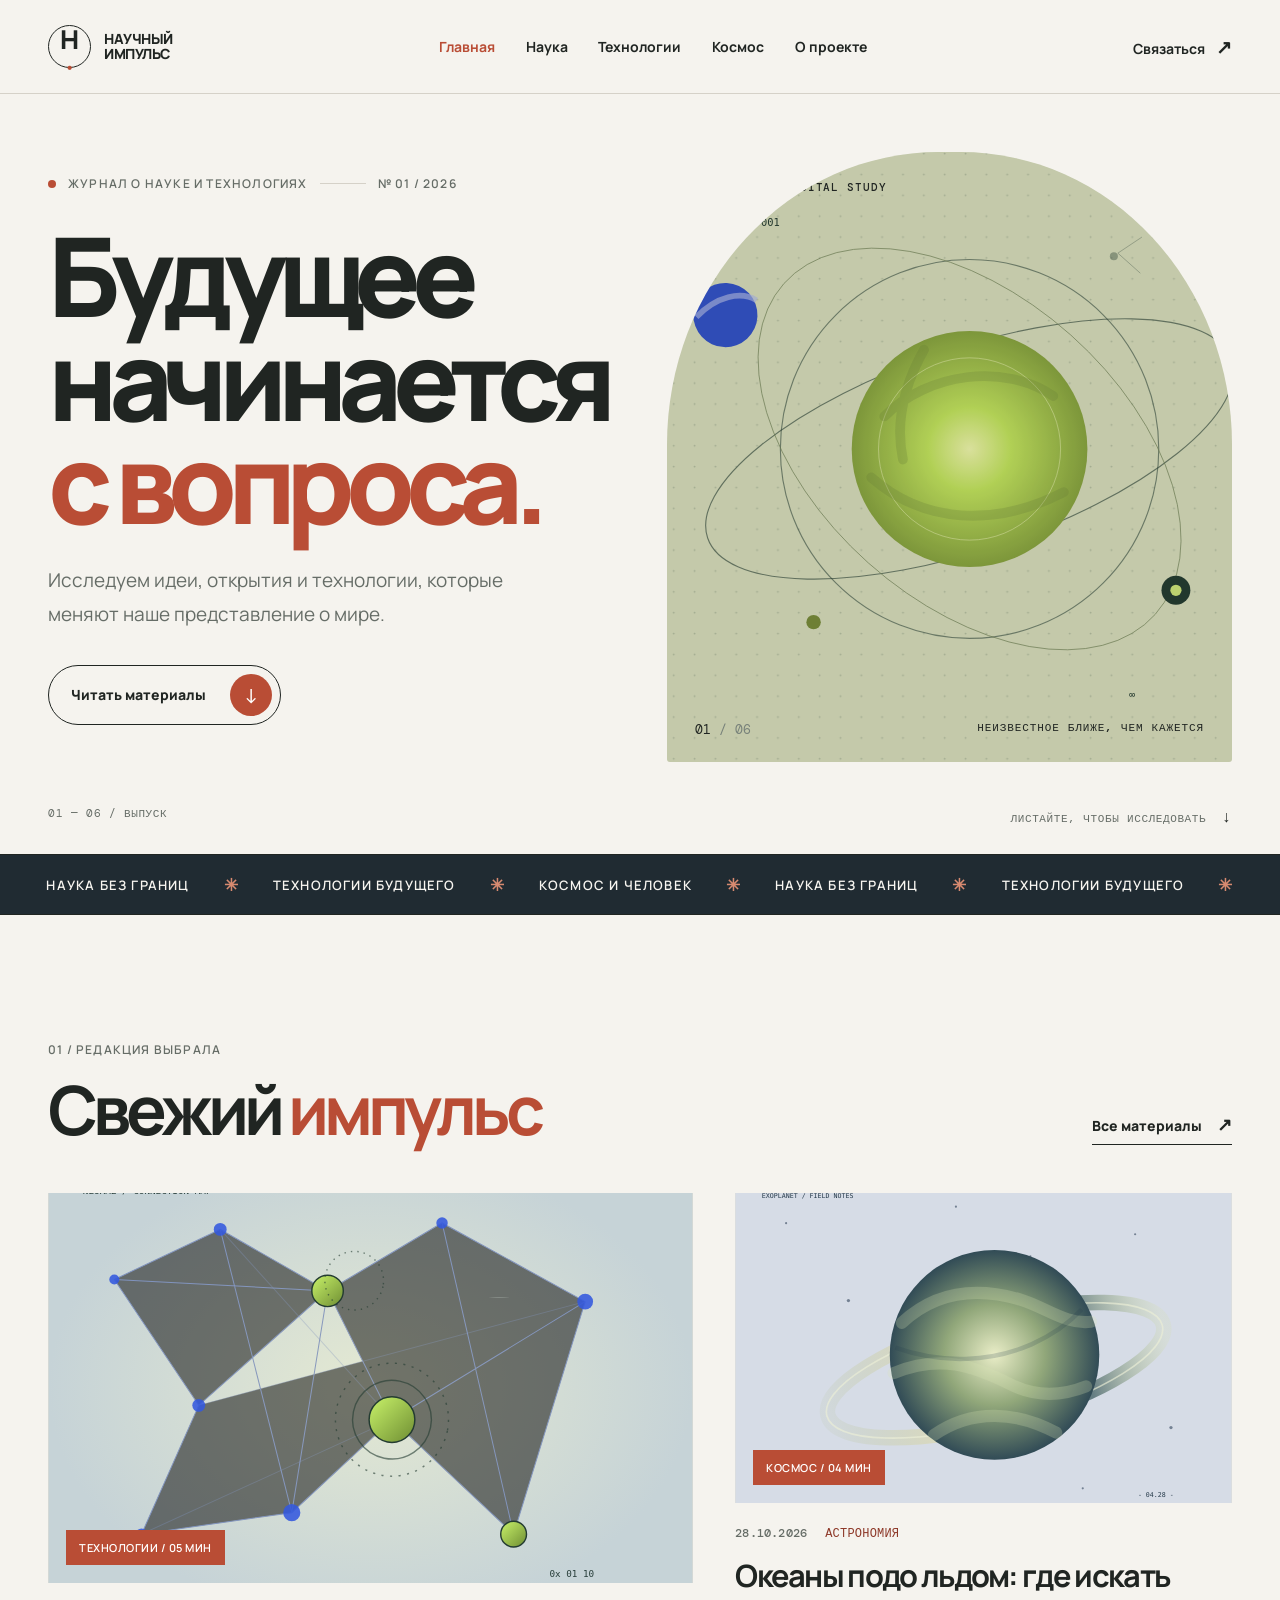
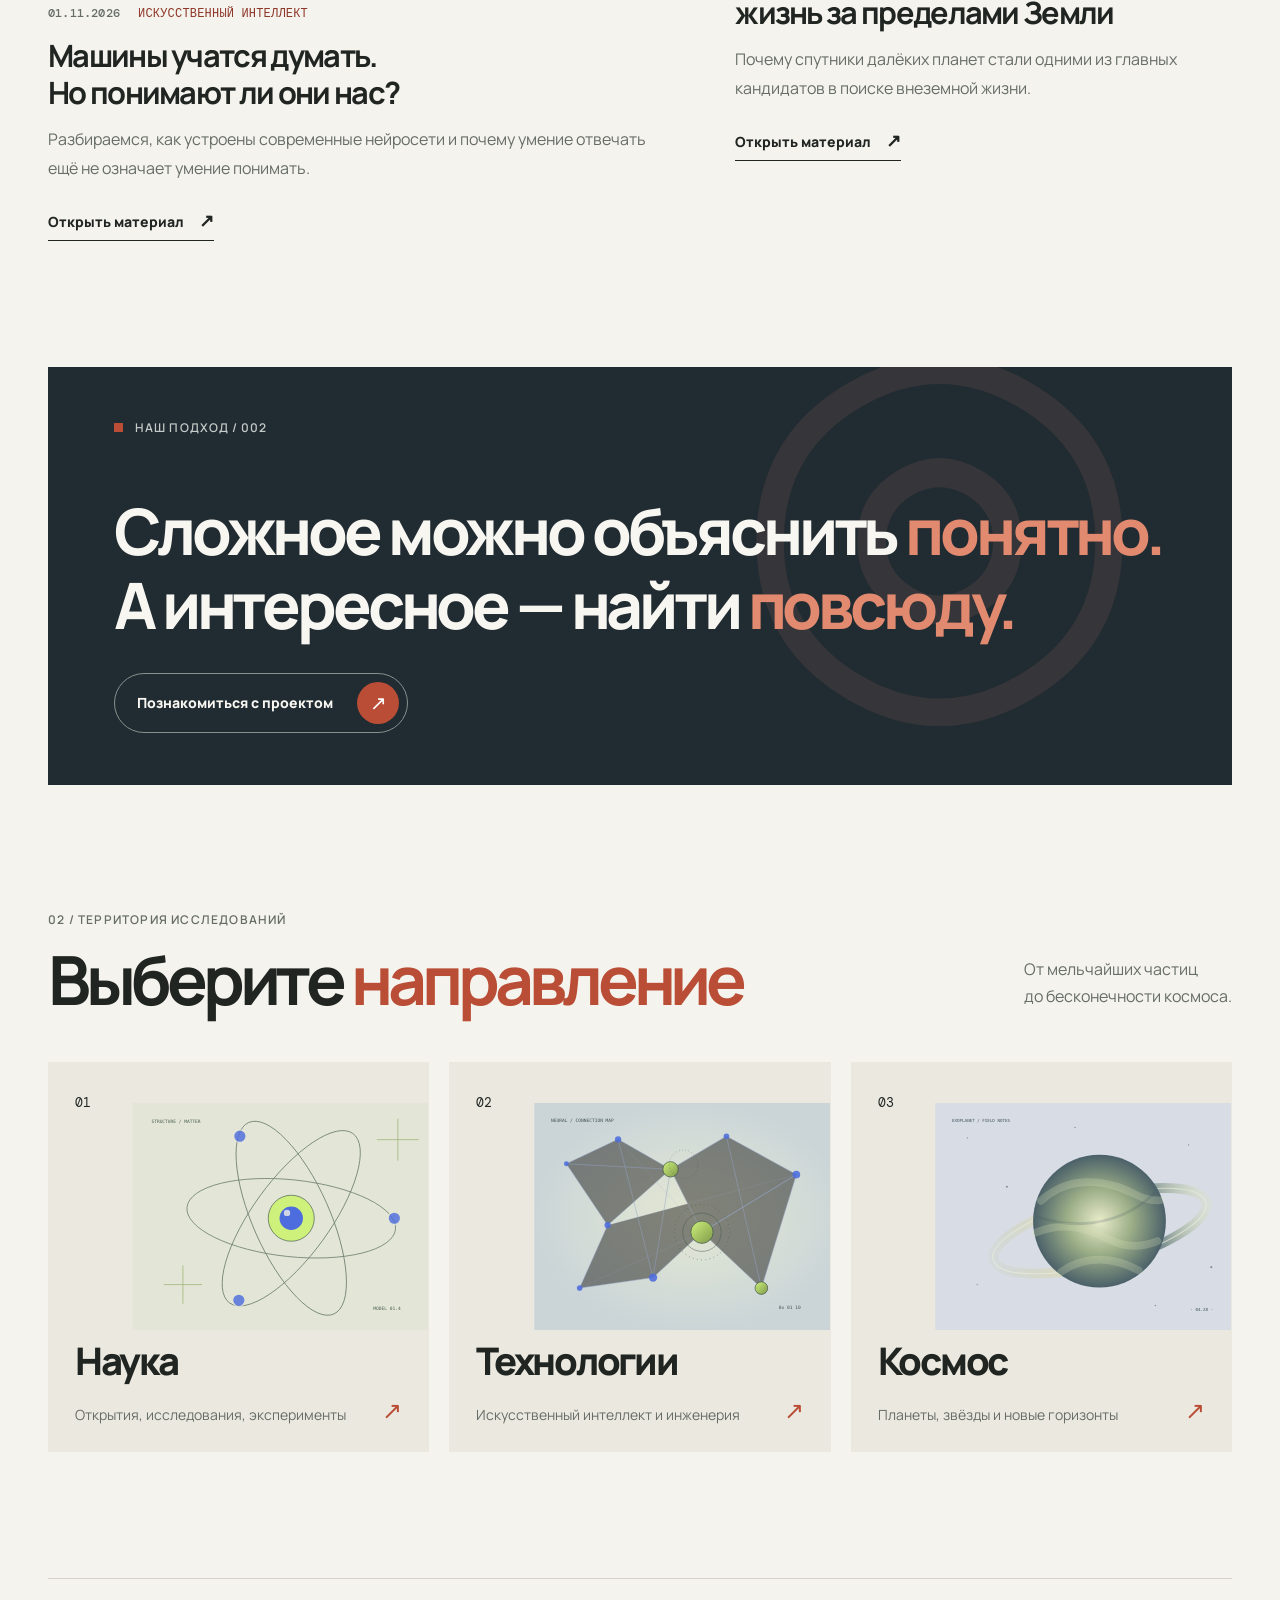
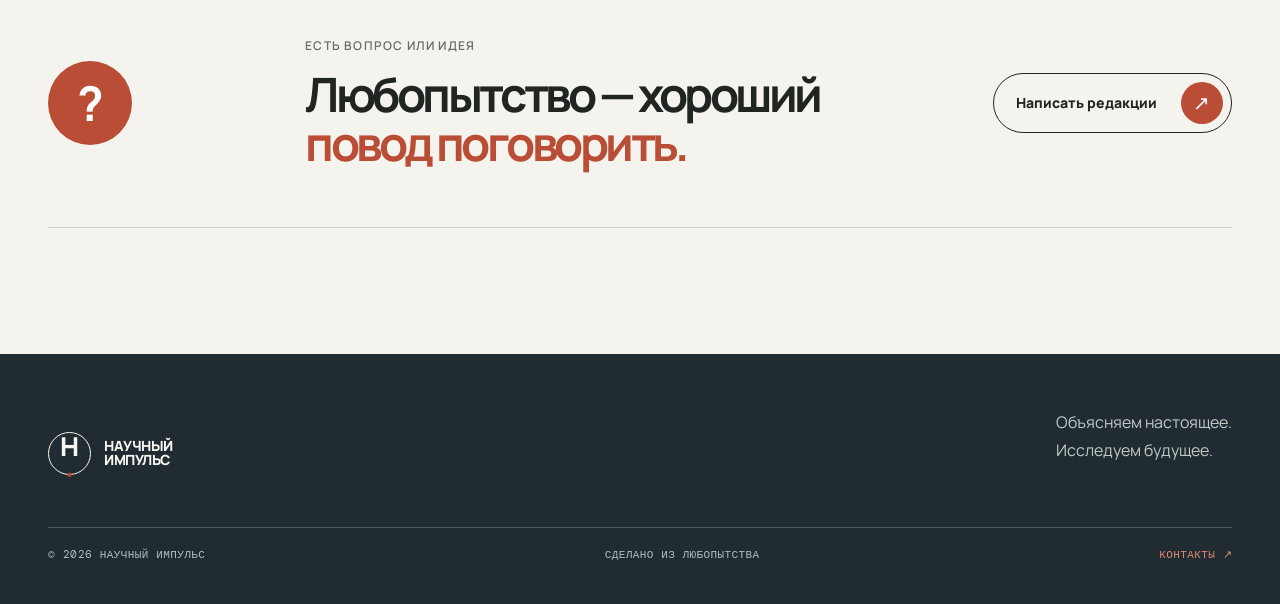
<file: index.html>
<!DOCTYPE html>
<html lang="ru">
<head>
  <meta charset="UTF-8">
  <meta name="viewport" content="width=device-width, initial-scale=1.0">
  <meta name="description" content="Научный импульс — журнал о науке, технологиях и будущем.">
  <title>Научный импульс — журнал о будущем</title>
  <link rel="preconnect" href="https://fonts.googleapis.com">
  <link rel="preconnect" href="https://fonts.gstatic.com" crossorigin>
  <link href="https://fonts.googleapis.com/css2?family=DM+Mono:wght@400;500&family=Manrope:wght@400;500;600;700;800&display=swap" rel="stylesheet">
  <link rel="stylesheet" href="css/style.css">
  <script src="js/script.js" defer></script>
</head>
<body>
  <header class="site-header">
    <a class="brand" href="index.html"><span class="brand-mark">н<span>·</span></span><span>научный<br>импульс</span></a>
    <button class="menu-toggle" aria-label="Открыть меню" aria-expanded="false"><span></span><span></span></button>
    <nav class="main-nav">
      <a class="active" href="index.html">Главная</a>
      <a href="science.html">Наука</a>
      <a href="technology.html">Технологии</a>
      <a href="space.html">Космос</a>
      <a href="about.html">О проекте</a>
    </nav>
    <a class="header-link" href="contacts.html">Связаться <span>↗</span></a>
  </header>

  <main>
    <section class="hero section-wrap">
      <div class="hero-copy">
        <p class="eyebrow"><span class="pulse-dot"></span> Журнал о науке и технологиях <span class="eyebrow-line"></span> № 01 / 2026</p>
        <h1>Будущее<br>начинается<br><em>с вопроса.</em></h1>
        <p class="hero-text">Исследуем идеи, открытия и технологии, которые меняют наше представление о мире.</p>
        <a class="round-link" href="#latest"><span>Читать материалы</span><b>↓</b></a>
      </div>
      <div class="hero-art">
        <img src="images/orbit-motion.svg" alt="Абстрактная иллюстрация планет и орбит">
        <div class="art-note note-top">FIG. 001 / ORBITAL STUDY</div>
        <div class="art-note note-bottom">НЕИЗВЕСТНОЕ БЛИЖЕ, ЧЕМ КАЖЕТСЯ</div>
        <div class="hero-index">01<span> / 06</span></div>
      </div>
      <div class="hero-bottom"><span>01 — 06 / ВЫПУСК</span><span>ЛИСТАЙТЕ, ЧТОБЫ ИССЛЕДОВАТЬ <b>↓</b></span></div>
    </section>

    <section class="ticker" aria-label="Темы журнала"><div class="ticker-track"><span>НАУКА БЕЗ ГРАНИЦ</span><i>✳</i><span>ТЕХНОЛОГИИ БУДУЩЕГО</span><i>✳</i><span>КОСМОС И ЧЕЛОВЕК</span><i>✳</i><span>НАУКА БЕЗ ГРАНИЦ</span><i>✳</i><span>ТЕХНОЛОГИИ БУДУЩЕГО</span><i>✳</i></div></section>

    <section class="latest section-wrap" id="latest">
      <div class="section-heading"><div><p class="eyebrow">01 / РЕДАКЦИЯ ВЫБРАЛА</p><h2>Свежий <em>импульс</em></h2></div><a class="text-link" href="science.html">Все материалы <span>↗</span></a></div>
      <div class="feature-grid">
        <article class="feature-card feature-main">
          <a href="technology.html" class="image-link"><img src="images/neural.svg" alt="Иллюстрация нейронной сети"><span class="image-tag">ТЕХНОЛОГИИ / 05 МИН</span></a>
          <div class="card-meta"><span>01.11.2026</span><span>ИСКУССТВЕННЫЙ ИНТЕЛЛЕКТ</span></div>
          <h3><a href="technology.html">Машины учатся думать. Но понимают ли они нас?</a></h3>
          <p>Разбираемся, как устроены современные нейросети и почему умение отвечать ещё не означает умение понимать.</p>
          <a class="arrow-link" href="technology.html">Открыть материал <span>↗</span></a>
        </article>
        <article class="feature-card feature-side">
          <a href="space.html" class="image-link"><img src="images/planet.svg" alt="Иллюстрация далёкой планеты"><span class="image-tag">КОСМОС / 04 МИН</span></a>
          <div class="card-meta"><span>28.10.2026</span><span>АСТРОНОМИЯ</span></div>
          <h3><a href="space.html">Океаны подо льдом: где искать жизнь за пределами Земли</a></h3>
          <p>Почему спутники далёких планет стали одними из главных кандидатов в поиске внеземной жизни.</p>
          <a class="arrow-link" href="space.html">Открыть материал <span>↗</span></a>
        </article>
      </div>
    </section>

    <section class="manifesto section-wrap">
      <div class="manifesto-label"><span class="green-square"></span> НАШ ПОДХОД / 002</div>
      <p>Сложное можно объяснить <em>понятно.</em><br>А интересное — найти <em>повсюду.</em></p>
      <a class="round-link dark-round" href="about.html"><span>Познакомиться с проектом</span><b>↗</b></a>
      <div class="manifesto-orbit">◎</div>
    </section>

    <section class="topics section-wrap">
      <div class="section-heading"><div><p class="eyebrow">02 / ТЕРРИТОРИЯ ИССЛЕДОВАНИЙ</p><h2>Выберите <em>направление</em></h2></div><p class="heading-note">От мельчайших частиц<br>до бесконечности космоса.</p></div>
      <div class="topic-grid">
        <a class="topic-card topic-science" href="science.html"><span class="topic-number">01</span><img src="images/atom.svg" alt="Схема атома"><span class="topic-title">Наука</span><span class="topic-description">Открытия, исследования, эксперименты</span><span class="topic-arrow">↗</span></a>
        <a class="topic-card topic-tech" href="technology.html"><span class="topic-number">02</span><img src="images/neural.svg" alt="Схема цифровой сети"><span class="topic-title">Технологии</span><span class="topic-description">Искусственный интеллект и инженерия</span><span class="topic-arrow">↗</span></a>
        <a class="topic-card topic-space" href="space.html"><span class="topic-number">03</span><img src="images/planet.svg" alt="Планета в космосе"><span class="topic-title">Космос</span><span class="topic-description">Планеты, звёзды и новые горизонты</span><span class="topic-arrow">↗</span></a>
      </div>
    </section>

    <section class="question-band section-wrap"><div class="question-mark">?</div><div><p class="eyebrow">ЕСТЬ ВОПРОС ИЛИ ИДЕЯ</p><h2>Любопытство — хороший<br><em>повод поговорить.</em></h2></div><a class="round-link" href="contacts.html"><span>Написать редакции</span><b>↗</b></a></section>
  </main>

  <footer class="site-footer"><a class="brand footer-brand" href="index.html"><span class="brand-mark">н<span>·</span></span><span>научный<br>импульс</span></a><p>Объясняем настоящее.<br>Исследуем будущее.</p><div class="footer-bottom"><span>© 2026 НАУЧНЫЙ ИМПУЛЬС</span><span>СДЕЛАНО ИЗ ЛЮБОПЫТСТВА</span><a href="contacts.html">КОНТАКТЫ ↗</a></div></footer>
</body>
</html>
</file>
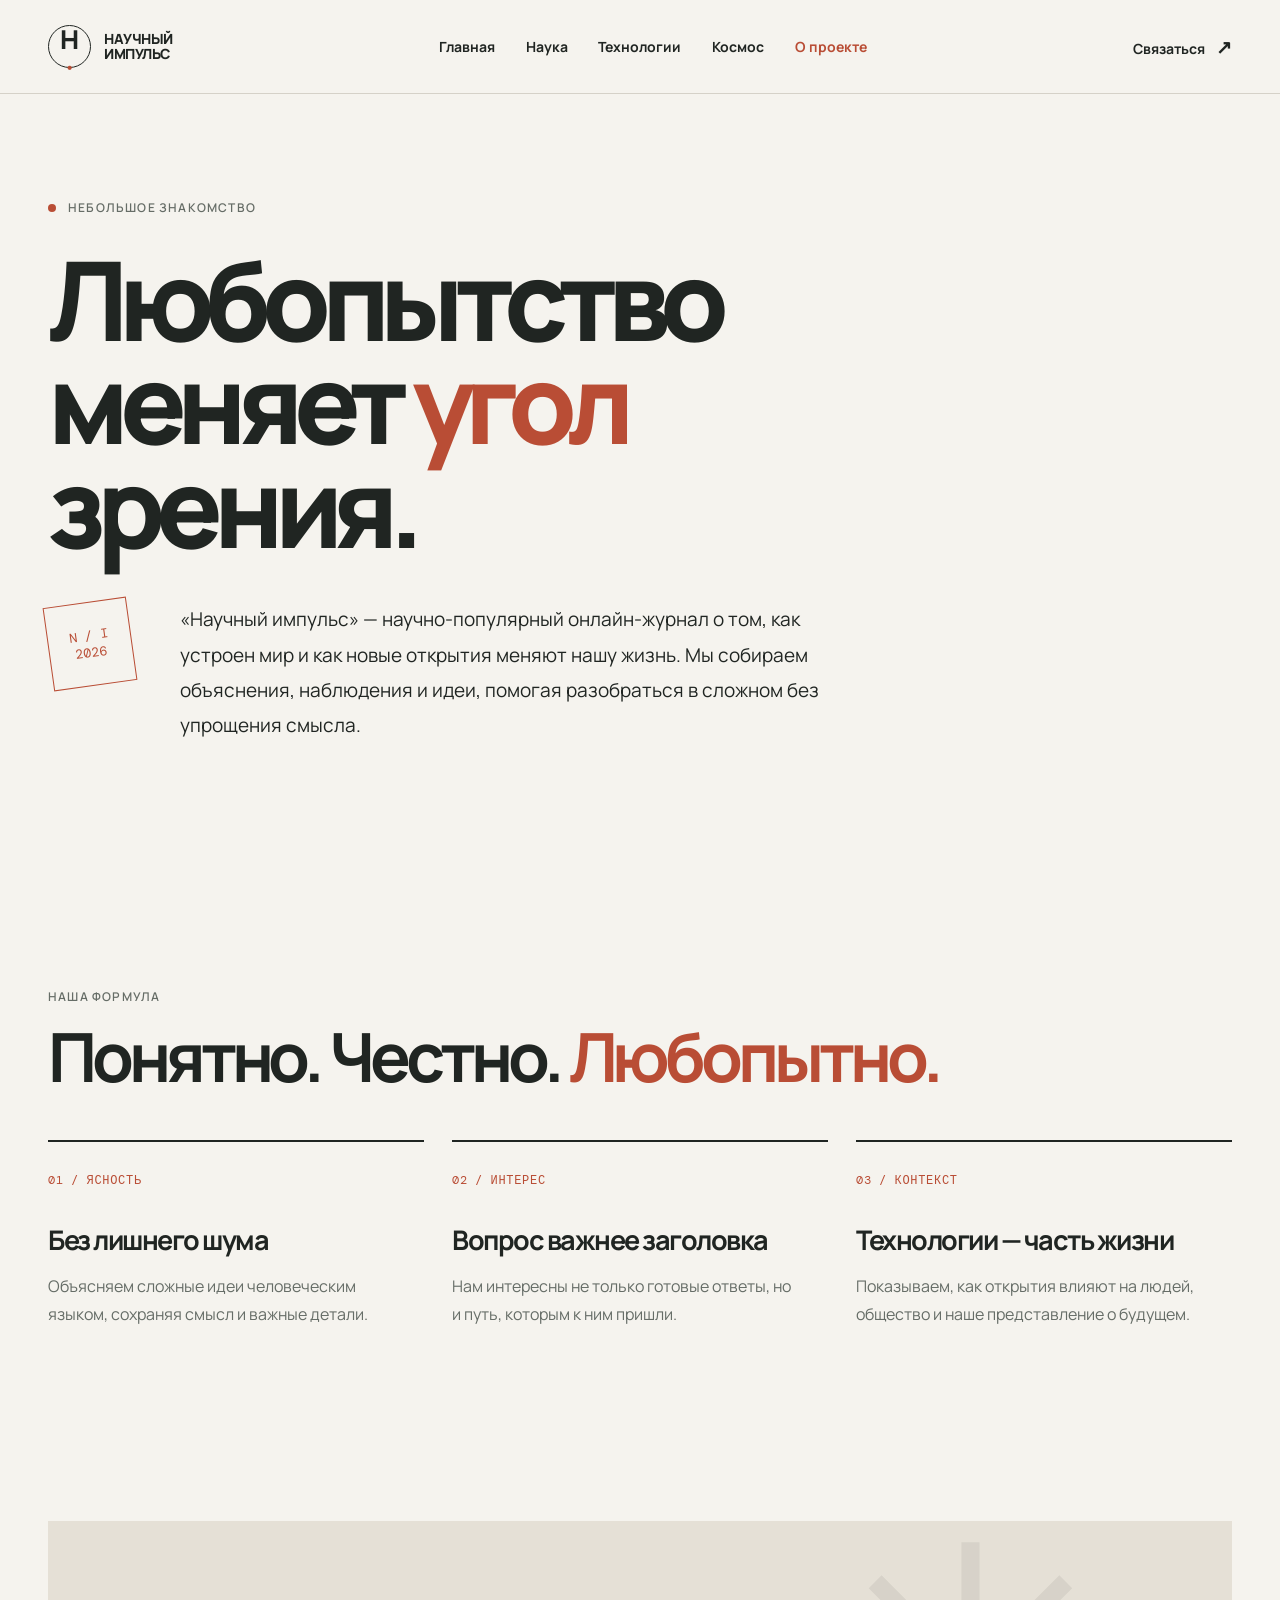
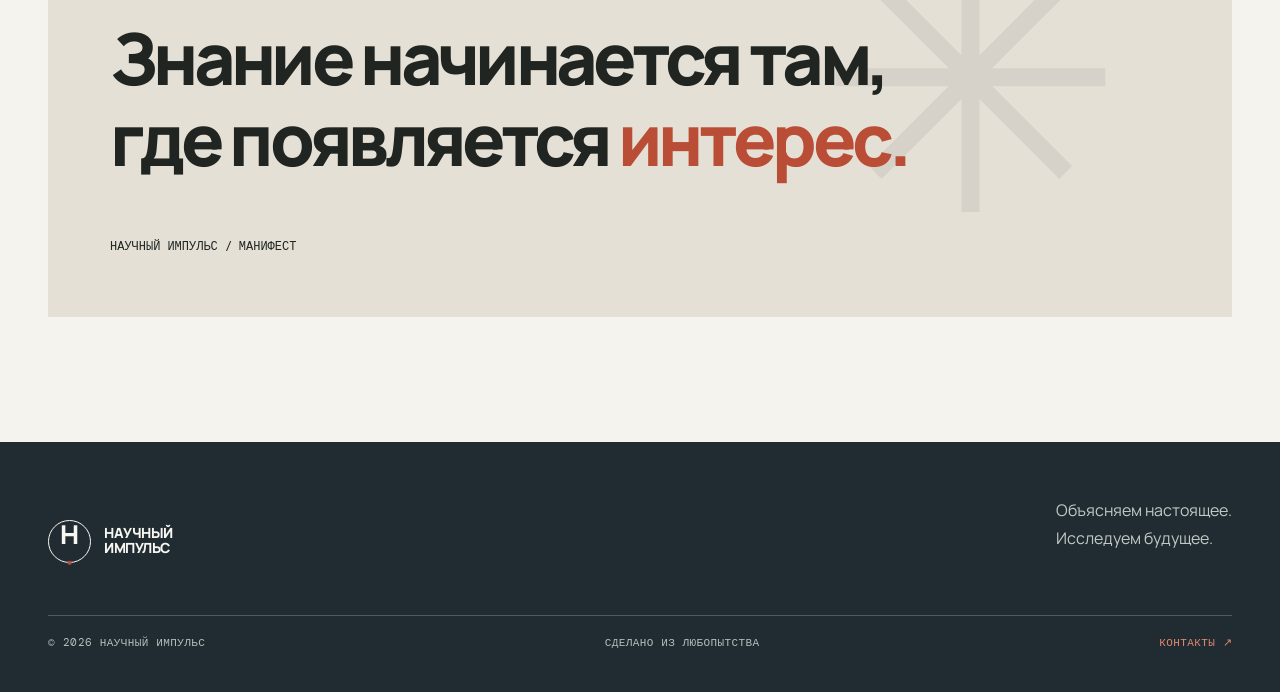
<file: about.html>
<!DOCTYPE html>
<html lang="ru">
<head>
  <meta charset="UTF-8">
  <meta name="viewport" content="width=device-width, initial-scale=1.0">
  <meta name="description" content="О научно-популярном проекте Научный импульс.">
  <title>О проекте — Научный импульс</title>
  <link rel="preconnect" href="https://fonts.googleapis.com">
  <link href="https://fonts.googleapis.com/css2?family=DM+Mono:wght@400;500&family=Manrope:wght@400;500;600;700;800&display=swap" rel="stylesheet">
  <link rel="stylesheet" href="css/style.css">
  <script src="js/script.js" defer></script>
</head>
<body>
  <header class="site-header"><a class="brand" href="index.html"><span class="brand-mark">н<span>·</span></span><span>научный<br>импульс</span></a><button class="menu-toggle" aria-label="Открыть меню" aria-expanded="false"><span></span><span></span></button><nav class="main-nav"><a href="index.html">Главная</a><a href="science.html">Наука</a><a href="technology.html">Технологии</a><a href="space.html">Космос</a><a class="active" href="about.html">О проекте</a></nav><a class="header-link" href="contacts.html">Связаться <span>↗</span></a></header>
  <main>
    <section class="about-hero section-wrap"><p class="eyebrow"><span class="pulse-dot"></span> НЕБОЛЬШОЕ ЗНАКОМСТВО</p><h1>Любопытство<br>меняет <em>угол</em><br>зрения.</h1><div class="about-intro"><span class="about-stamp">N / I<br>2026</span><p>«Научный импульс» — научно-популярный онлайн-журнал о том, как устроен мир и как новые открытия меняют нашу жизнь. Мы собираем объяснения, наблюдения и идеи, помогая разобраться в сложном без упрощения смысла.</p></div></section>
    <section class="about-values section-wrap"><div class="section-heading"><div><p class="eyebrow">НАША ФОРМУЛА</p><h2>Понятно. Честно. <em>Любопытно.</em></h2></div></div><div class="value-grid"><article class="value-card"><span>01 / ЯСНОСТЬ</span><h3>Без лишнего шума</h3><p>Объясняем сложные идеи человеческим языком, сохраняя смысл и важные детали.</p></article><article class="value-card"><span>02 / ИНТЕРЕС</span><h3>Вопрос важнее заголовка</h3><p>Нам интересны не только готовые ответы, но и путь, которым к ним пришли.</p></article><article class="value-card"><span>03 / КОНТЕКСТ</span><h3>Технологии — часть жизни</h3><p>Показываем, как открытия влияют на людей, общество и наше представление о будущем.</p></article></div></section>
    <section class="about-statement section-wrap"><div class="statement-shape">✳</div><p>Знание начинается там,<br>где появляется <em>интерес.</em></p><span>НАУЧНЫЙ ИМПУЛЬС / МАНИФЕСТ</span></section>
  </main>
  <footer class="site-footer"><a class="brand footer-brand" href="index.html"><span class="brand-mark">н<span>·</span></span><span>научный<br>импульс</span></a><p>Объясняем настоящее.<br>Исследуем будущее.</p><div class="footer-bottom"><span>© 2026 НАУЧНЫЙ ИМПУЛЬС</span><span>СДЕЛАНО ИЗ ЛЮБОПЫТСТВА</span><a href="contacts.html">КОНТАКТЫ ↗</a></div></footer>
</body>
</html>
</file>
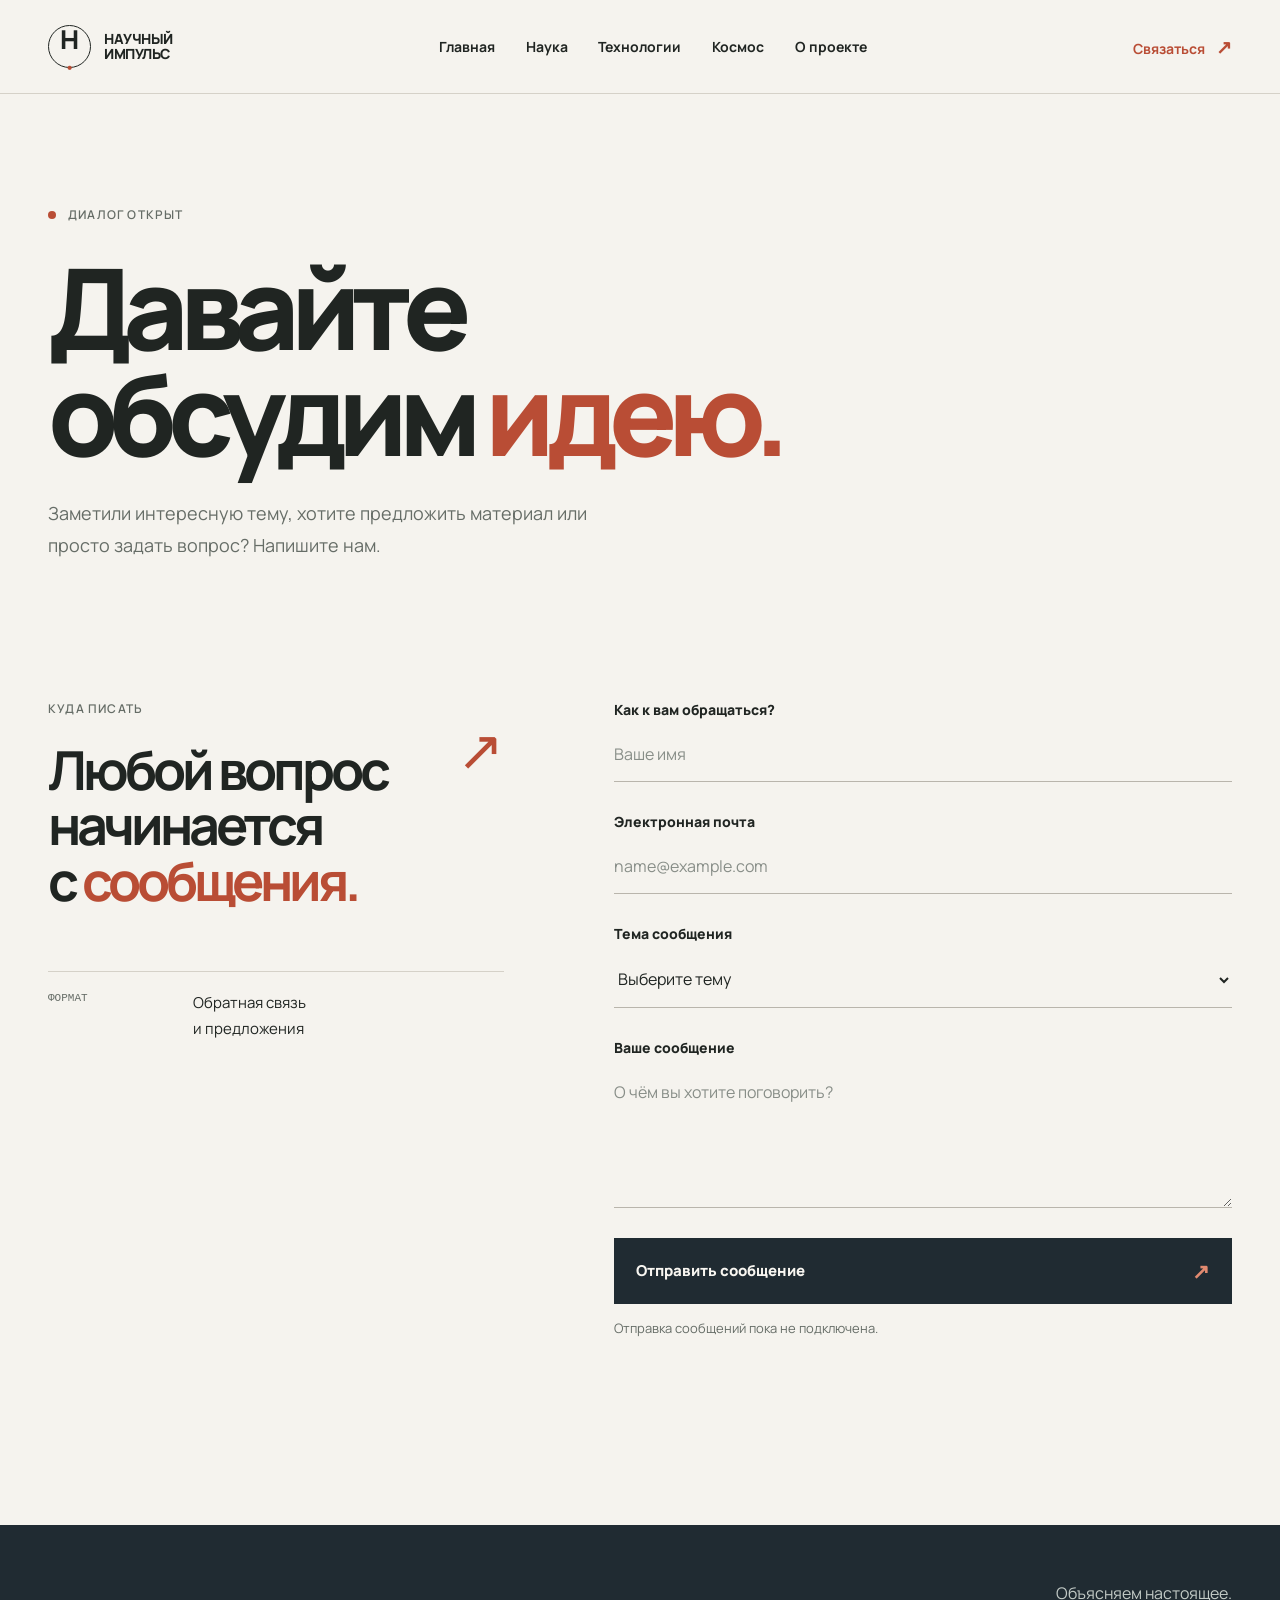
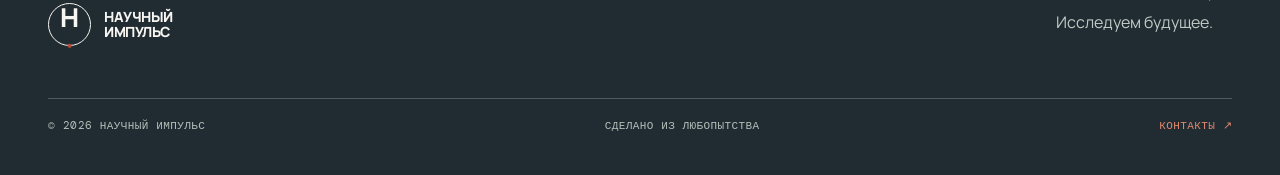
<file: contacts.html>
<!DOCTYPE html>
<html lang="ru">
<head>
  <meta charset="UTF-8">
  <meta name="viewport" content="width=device-width, initial-scale=1.0">
  <meta name="description" content="Связаться с редакцией Научного импульса.">
  <title>Контакты — Научный импульс</title>
  <link rel="preconnect" href="https://fonts.googleapis.com">
  <link href="https://fonts.googleapis.com/css2?family=DM+Mono:wght@400;500&family=Manrope:wght@400;500;600;700;800&display=swap" rel="stylesheet">
  <link rel="stylesheet" href="css/style.css">
  <script src="js/script.js" defer></script>
</head>
<body>
  <header class="site-header"><a class="brand" href="index.html"><span class="brand-mark">н<span>·</span></span><span>научный<br>импульс</span></a><button class="menu-toggle" aria-label="Открыть меню" aria-expanded="false"><span></span><span></span></button><nav class="main-nav"><a href="index.html">Главная</a><a href="science.html">Наука</a><a href="technology.html">Технологии</a><a href="space.html">Космос</a><a href="about.html">О проекте</a></nav><a class="header-link active" href="contacts.html">Связаться <span>↗</span></a></header>
  <main>
    <section class="contact-hero section-wrap"><p class="eyebrow"><span class="pulse-dot"></span> ДИАЛОГ ОТКРЫТ</p><h1>Давайте<br>обсудим <em>идею.</em></h1><p class="inner-intro">Заметили интересную тему, хотите предложить материал или просто задать вопрос? Напишите нам.</p></section>
    <section class="contact-layout section-wrap"><div class="contact-aside"><p class="eyebrow">КУДА ПИСАТЬ</p><h2>Любой вопрос<br>начинается<br>с <em>сообщения.</em></h2><div class="contact-detail"><span>ФОРМАТ</span><p>Обратная связь<br>и предложения</p></div><div class="contact-glyph">↗</div></div>
      <form class="contact-form" id="contactForm">
        <label for="name">Как к вам обращаться?</label><input type="text" id="name" name="name" placeholder="Ваше имя" required>
        <label for="email">Электронная почта</label><input type="email" id="email" name="email" placeholder="name@example.com" required>
        <label for="subject">Тема сообщения</label><select id="subject" name="subject" required><option value="" disabled selected>Выберите тему</option><option>Предложить материал</option><option>Задать вопрос</option><option>Сообщить об ошибке</option><option>Другое</option></select>
        <label for="message">Ваше сообщение</label><textarea id="message" name="message" rows="5" placeholder="О чём вы хотите поговорить?" required></textarea>
        <button class="submit-button" type="submit">Отправить сообщение <span>↗</span></button>
        <p class="form-note">Отправка сообщений пока не подключена.</p>
        <p class="form-message" id="formMessage" aria-live="polite"></p>
      </form></section>
  </main>
  <footer class="site-footer"><a class="brand footer-brand" href="index.html"><span class="brand-mark">н<span>·</span></span><span>научный<br>импульс</span></a><p>Объясняем настоящее.<br>Исследуем будущее.</p><div class="footer-bottom"><span>© 2026 НАУЧНЫЙ ИМПУЛЬС</span><span>СДЕЛАНО ИЗ ЛЮБОПЫТСТВА</span><a href="contacts.html">КОНТАКТЫ ↗</a></div></footer>
</body>
</html>
</file>
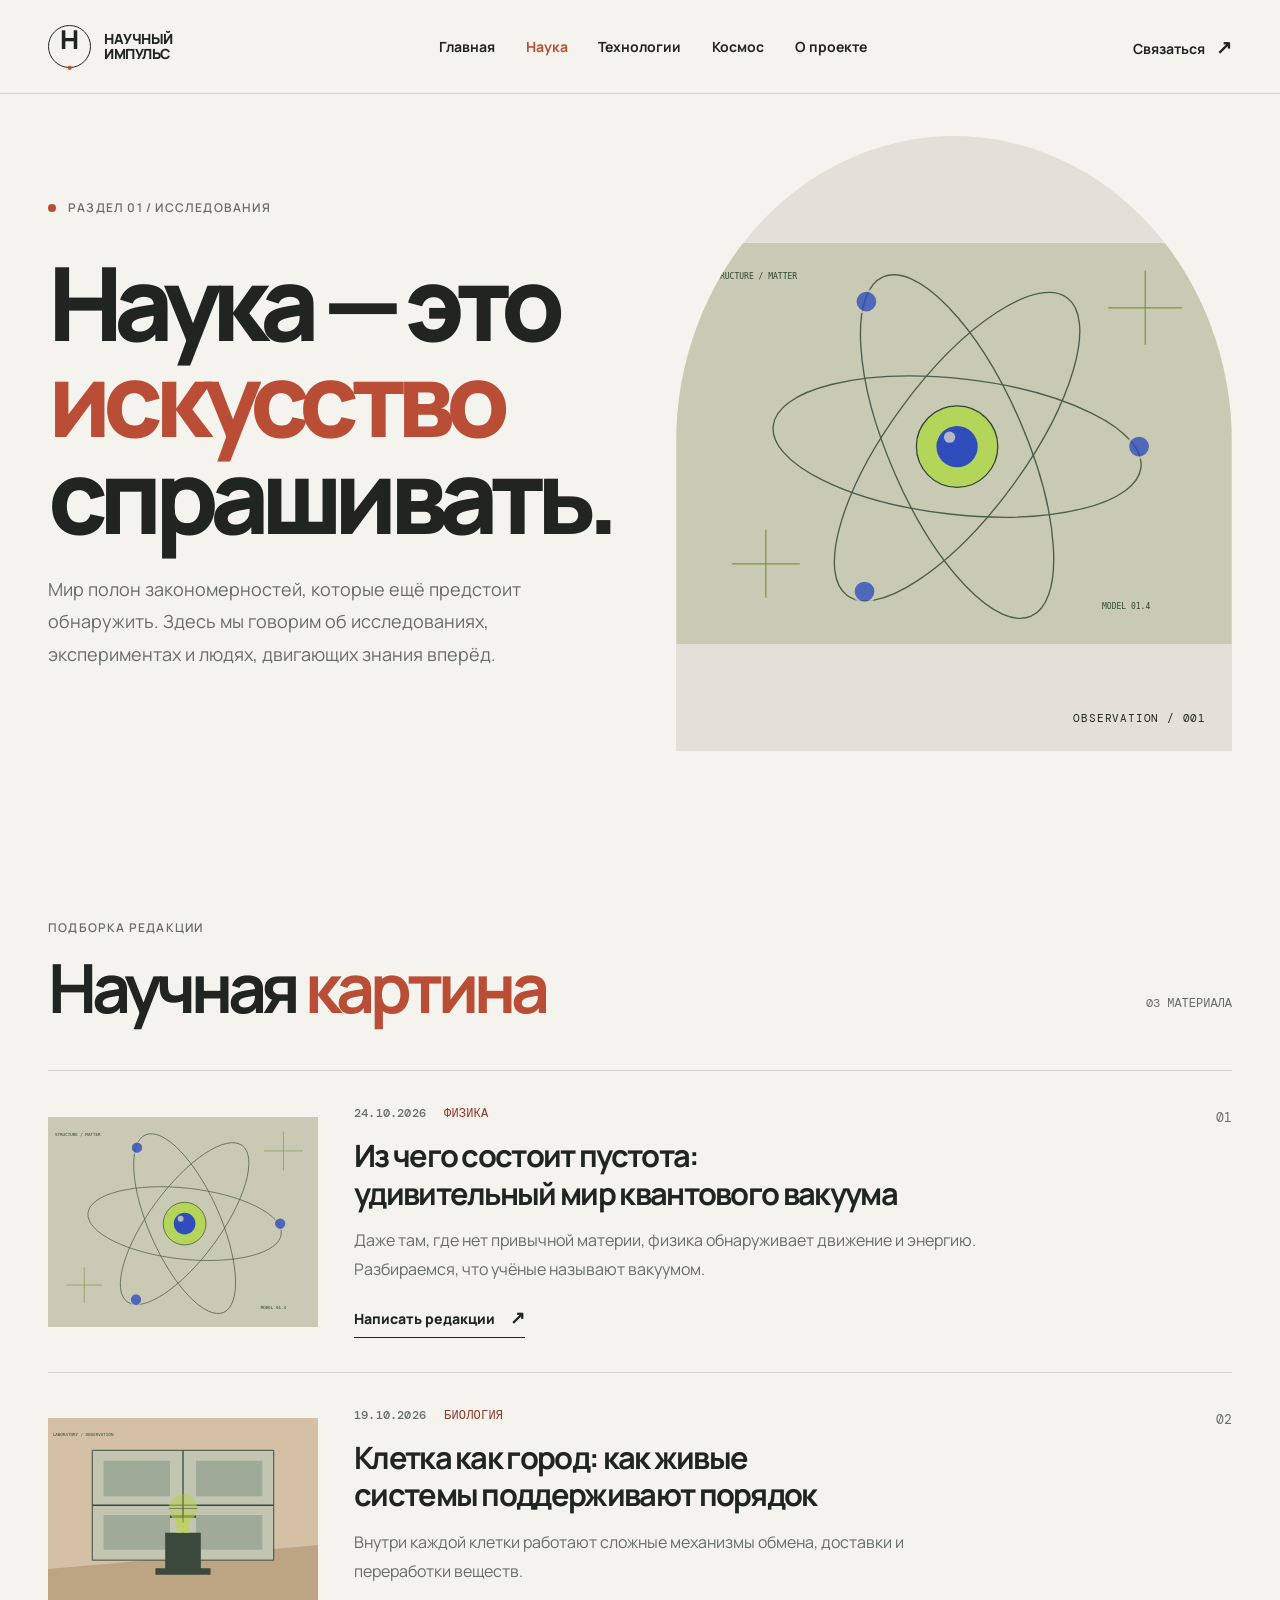
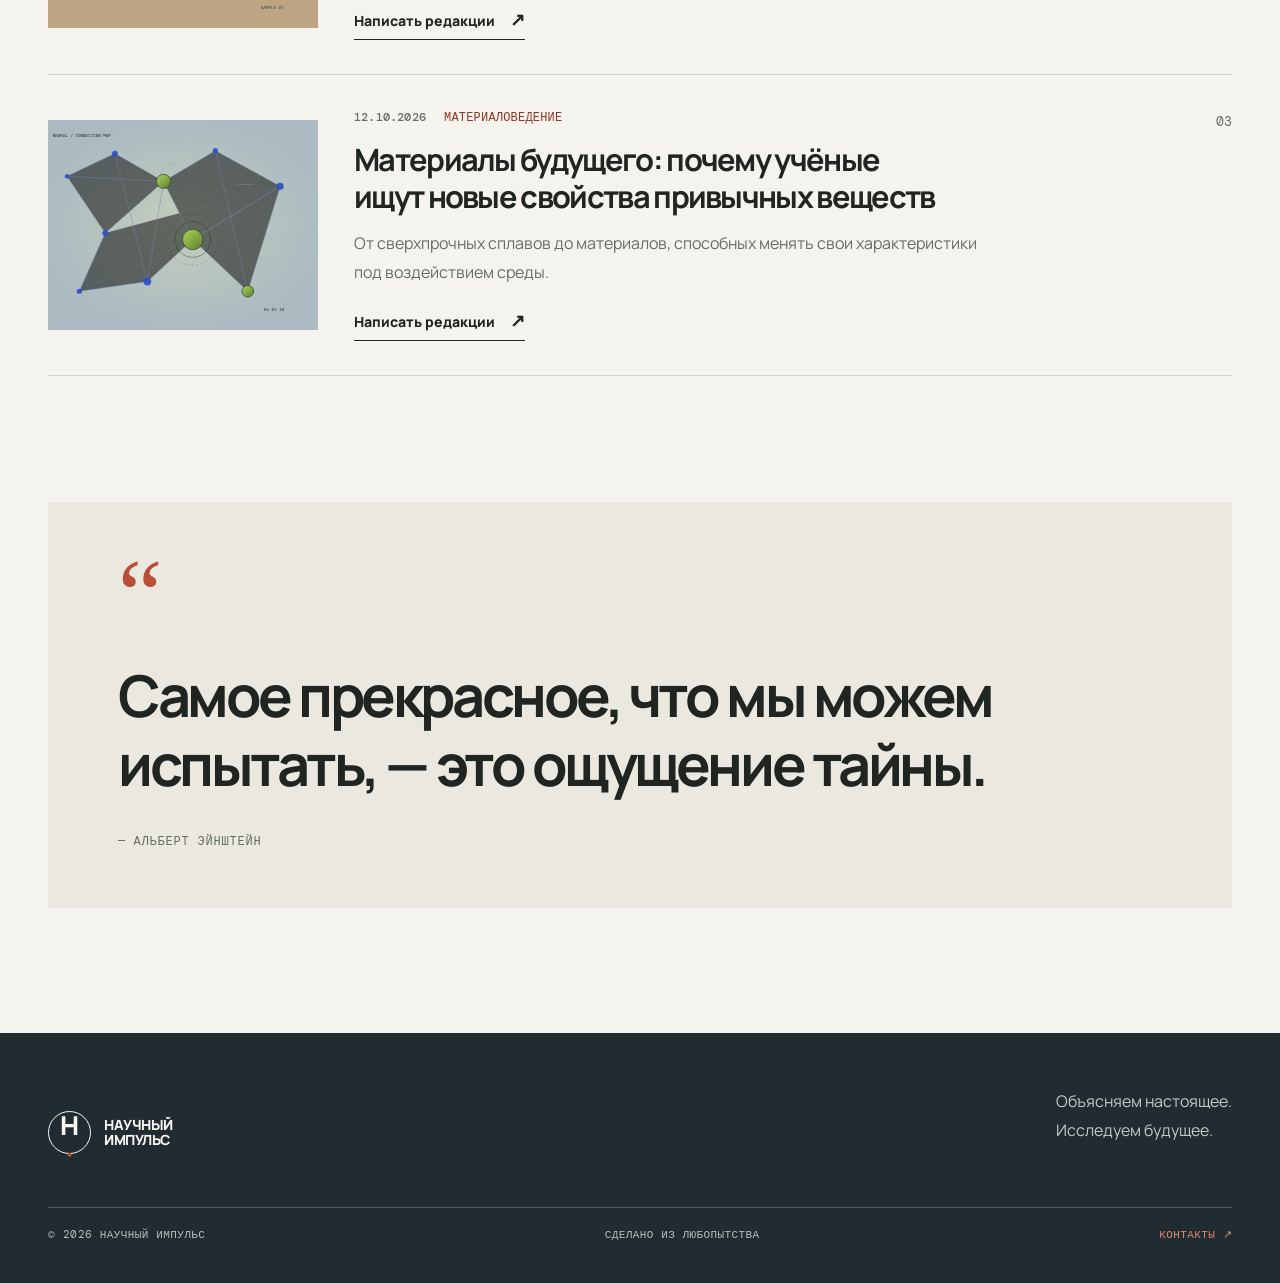
<file: science.html>
<!DOCTYPE html>
<html lang="ru">
<head>
  <meta charset="UTF-8">
  <meta name="viewport" content="width=device-width, initial-scale=1.0">
  <meta name="description" content="Научные открытия, исследования и эксперименты.">
  <title>Наука — Научный импульс</title>
  <link rel="preconnect" href="https://fonts.googleapis.com">
  <link href="https://fonts.googleapis.com/css2?family=DM+Mono:wght@400;500&family=Manrope:wght@400;500;600;700;800&display=swap" rel="stylesheet">
  <link rel="stylesheet" href="css/style.css">
  <script src="js/script.js" defer></script>
</head>
<body>
  <header class="site-header"><a class="brand" href="index.html"><span class="brand-mark">н<span>·</span></span><span>научный<br>импульс</span></a><button class="menu-toggle" aria-label="Открыть меню" aria-expanded="false"><span></span><span></span></button><nav class="main-nav"><a href="index.html">Главная</a><a class="active" href="science.html">Наука</a><a href="technology.html">Технологии</a><a href="space.html">Космос</a><a href="about.html">О проекте</a></nav><a class="header-link" href="contacts.html">Связаться <span>↗</span></a></header>
  <main>
    <section class="inner-hero section-wrap"><p class="eyebrow"><span class="pulse-dot"></span> РАЗДЕЛ 01 / ИССЛЕДОВАНИЯ</p><h1>Наука — это<br><em>искусство</em><br>спрашивать.</h1><p class="inner-intro">Мир полон закономерностей, которые ещё предстоит обнаружить. Здесь мы говорим об исследованиях, экспериментах и людях, двигающих знания вперёд.</p><div class="inner-hero-art"><img src="images/atom.svg" alt="Графическая модель атома"><span>OBSERVATION / 001</span></div></section>
    <section class="article-list-section section-wrap"><div class="section-heading"><div><p class="eyebrow">ПОДБОРКА РЕДАКЦИИ</p><h2>Научная <em>картина</em></h2></div><span class="result-count">03 МАТЕРИАЛА</span></div>
      <div class="article-list">
        <article class="list-card"><div class="list-image"><img src="images/atom.svg" alt="Модель атома"></div><div class="list-content"><div class="card-meta"><span>24.10.2026</span><span>ФИЗИКА</span></div><h3>Из чего состоит пустота: удивительный мир квантового вакуума</h3><p>Даже там, где нет привычной материи, физика обнаруживает движение и энергию. Разбираемся, что учёные называют вакуумом.</p><a class="arrow-link" href="contacts.html">Написать редакции <span>↗</span></a></div><span class="list-index">01</span></article>
        <article class="list-card"><div class="list-image warm-image"><img src="images/lab.svg" alt="Научная лаборатория"></div><div class="list-content"><div class="card-meta"><span>19.10.2026</span><span>БИОЛОГИЯ</span></div><h3>Клетка как город: как живые системы поддерживают порядок</h3><p>Внутри каждой клетки работают сложные механизмы обмена, доставки и переработки веществ.</p><a class="arrow-link" href="contacts.html">Написать редакции <span>↗</span></a></div><span class="list-index">02</span></article>
        <article class="list-card"><div class="list-image blue-image"><img src="images/neural.svg" alt="Абстрактные научные данные"></div><div class="list-content"><div class="card-meta"><span>12.10.2026</span><span>МАТЕРИАЛОВЕДЕНИЕ</span></div><h3>Материалы будущего: почему учёные ищут новые свойства привычных веществ</h3><p>От сверхпрочных сплавов до материалов, способных менять свои характеристики под воздействием среды.</p><a class="arrow-link" href="contacts.html">Написать редакции <span>↗</span></a></div><span class="list-index">03</span></article>
      </div>
    </section>
    <section class="quote-block section-wrap"><span class="quote-symbol">“</span><p>Самое прекрасное, что мы можем испытать, — это ощущение тайны.</p><span class="quote-author">— АЛЬБЕРТ ЭЙНШТЕЙН</span></section>
  </main>
  <footer class="site-footer"><a class="brand footer-brand" href="index.html"><span class="brand-mark">н<span>·</span></span><span>научный<br>импульс</span></a><p>Объясняем настоящее.<br>Исследуем будущее.</p><div class="footer-bottom"><span>© 2026 НАУЧНЫЙ ИМПУЛЬС</span><span>СДЕЛАНО ИЗ ЛЮБОПЫТСТВА</span><a href="contacts.html">КОНТАКТЫ ↗</a></div></footer>
</body>
</html>
</file>
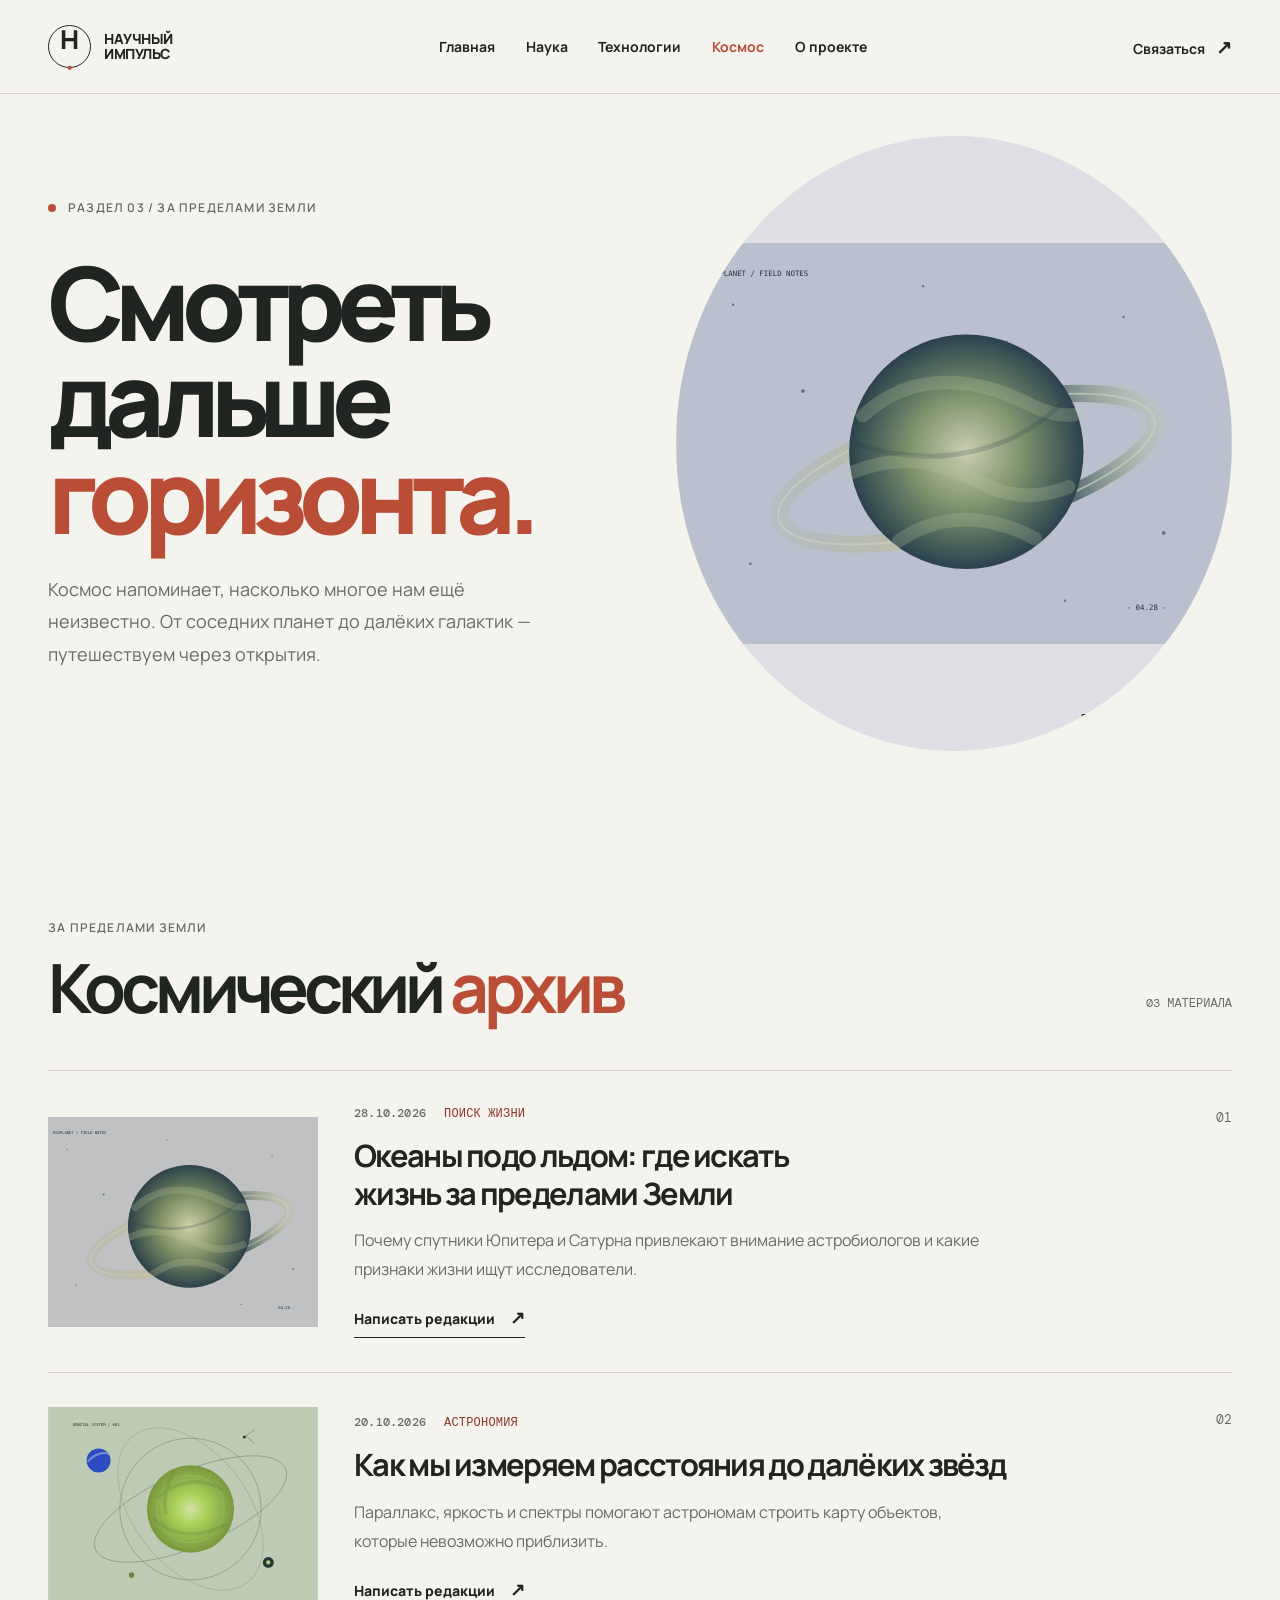
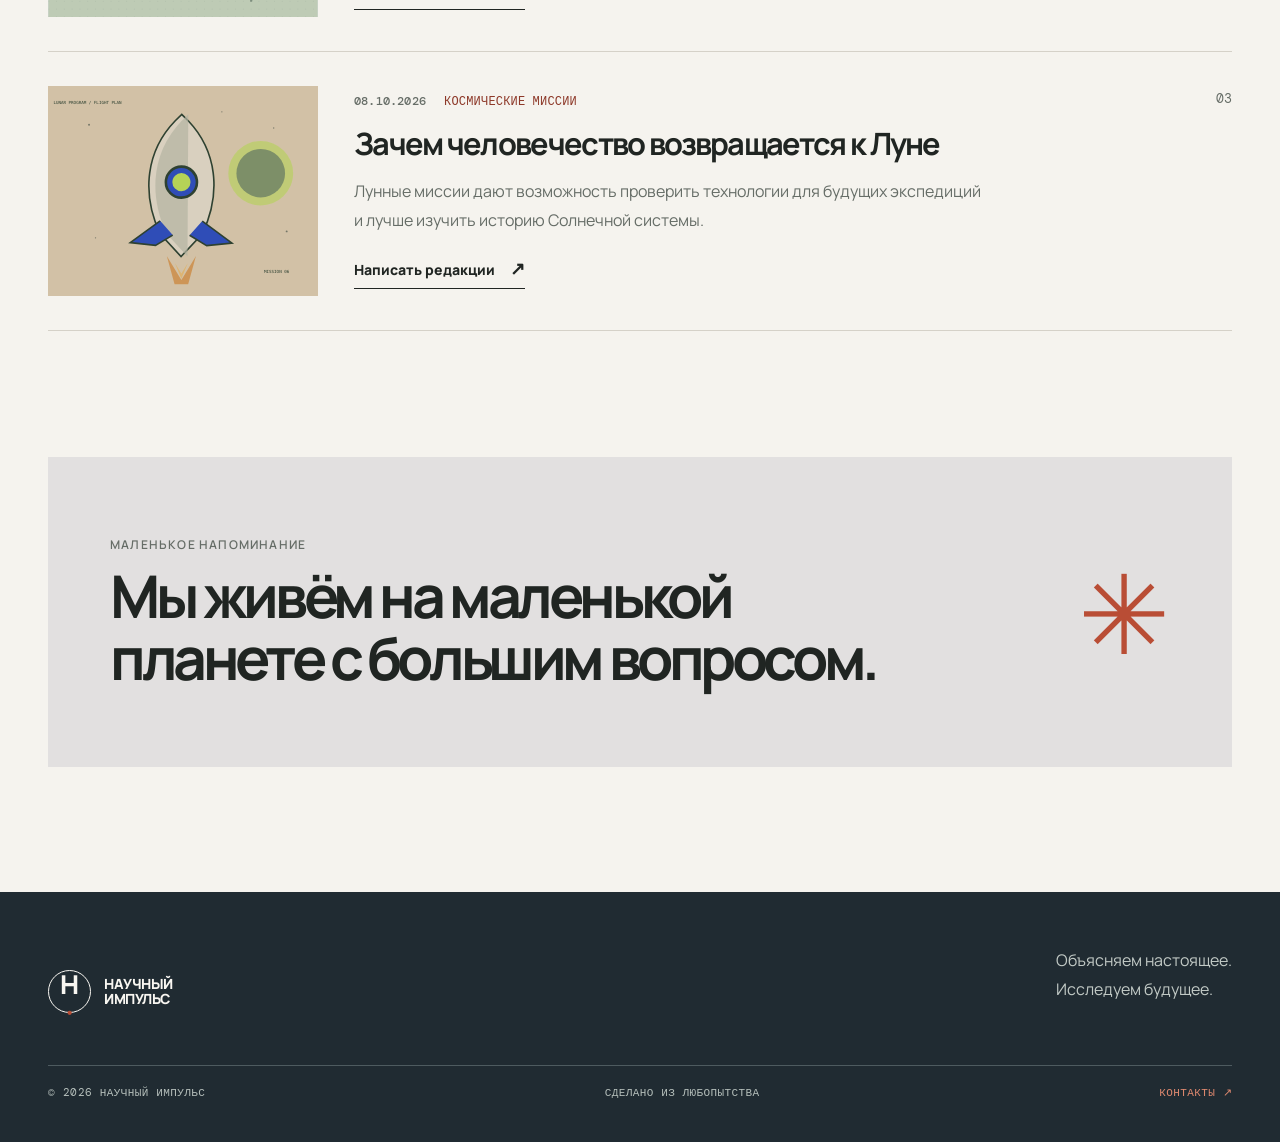
<file: space.html>
<!DOCTYPE html>
<html lang="ru">
<head>
  <meta charset="UTF-8">
  <meta name="viewport" content="width=device-width, initial-scale=1.0">
  <meta name="description" content="Астрономия, планеты, звёзды и исследования космоса.">
  <title>Космос — Научный импульс</title>
  <link rel="preconnect" href="https://fonts.googleapis.com">
  <link href="https://fonts.googleapis.com/css2?family=DM+Mono:wght@400;500&family=Manrope:wght@400;500;600;700;800&display=swap" rel="stylesheet">
  <link rel="stylesheet" href="css/style.css">
  <script src="js/script.js" defer></script>
</head>
<body>
  <header class="site-header"><a class="brand" href="index.html"><span class="brand-mark">н<span>·</span></span><span>научный<br>импульс</span></a><button class="menu-toggle" aria-label="Открыть меню" aria-expanded="false"><span></span><span></span></button><nav class="main-nav"><a href="index.html">Главная</a><a href="science.html">Наука</a><a href="technology.html">Технологии</a><a class="active" href="space.html">Космос</a><a href="about.html">О проекте</a></nav><a class="header-link" href="contacts.html">Связаться <span>↗</span></a></header>
  <main>
    <section class="inner-hero space-hero section-wrap"><p class="eyebrow"><span class="pulse-dot"></span> РАЗДЕЛ 03 / ЗА ПРЕДЕЛАМИ ЗЕМЛИ</p><h1>Смотреть<br>дальше<br><em>горизонта.</em></h1><p class="inner-intro">Космос напоминает, насколько многое нам ещё неизвестно. От соседних планет до далёких галактик — путешествуем через открытия.</p><div class="inner-hero-art"><img src="images/planet.svg" alt="Иллюстрация планеты с кольцами"><span>DEEP SPACE / 003</span></div></section>
    <section class="article-list-section section-wrap"><div class="section-heading"><div><p class="eyebrow">ЗА ПРЕДЕЛАМИ ЗЕМЛИ</p><h2>Космический <em>архив</em></h2></div><span class="result-count">03 МАТЕРИАЛА</span></div>
      <div class="article-list">
        <article class="list-card"><div class="list-image"><img src="images/planet.svg" alt="Экзопланета"></div><div class="list-content"><div class="card-meta"><span>28.10.2026</span><span>ПОИСК ЖИЗНИ</span></div><h3>Океаны подо льдом: где искать жизнь за пределами Земли</h3><p>Почему спутники Юпитера и Сатурна привлекают внимание астробиологов и какие признаки жизни ищут исследователи.</p><a class="arrow-link" href="contacts.html">Написать редакции <span>↗</span></a></div><span class="list-index">01</span></article>
        <article class="list-card"><div class="list-image blue-image"><img src="images/orbit.svg" alt="Орбиты планет"></div><div class="list-content"><div class="card-meta"><span>20.10.2026</span><span>АСТРОНОМИЯ</span></div><h3>Как мы измеряем расстояния до далёких звёзд</h3><p>Параллакс, яркость и спектры помогают астрономам строить карту объектов, которые невозможно приблизить.</p><a class="arrow-link" href="contacts.html">Написать редакции <span>↗</span></a></div><span class="list-index">02</span></article>
        <article class="list-card"><div class="list-image warm-image"><img src="images/rocket.svg" alt="Космический аппарат"></div><div class="list-content"><div class="card-meta"><span>08.10.2026</span><span>КОСМИЧЕСКИЕ МИССИИ</span></div><h3>Зачем человечество возвращается к Луне</h3><p>Лунные миссии дают возможность проверить технологии для будущих экспедиций и лучше изучить историю Солнечной системы.</p><a class="arrow-link" href="contacts.html">Написать редакции <span>↗</span></a></div><span class="list-index">03</span></article>
      </div>
    </section>
    <section class="space-footer-panel section-wrap"><div><p class="eyebrow">МАЛЕНЬКОЕ НАПОМИНАНИЕ</p><h2>Мы живём на маленькой планете с большим вопросом.</h2></div><span class="space-asterisk">✳</span></section>
  </main>
  <footer class="site-footer"><a class="brand footer-brand" href="index.html"><span class="brand-mark">н<span>·</span></span><span>научный<br>импульс</span></a><p>Объясняем настоящее.<br>Исследуем будущее.</p><div class="footer-bottom"><span>© 2026 НАУЧНЫЙ ИМПУЛЬС</span><span>СДЕЛАНО ИЗ ЛЮБОПЫТСТВА</span><a href="contacts.html">КОНТАКТЫ ↗</a></div></footer>
</body>
</html>
</file>
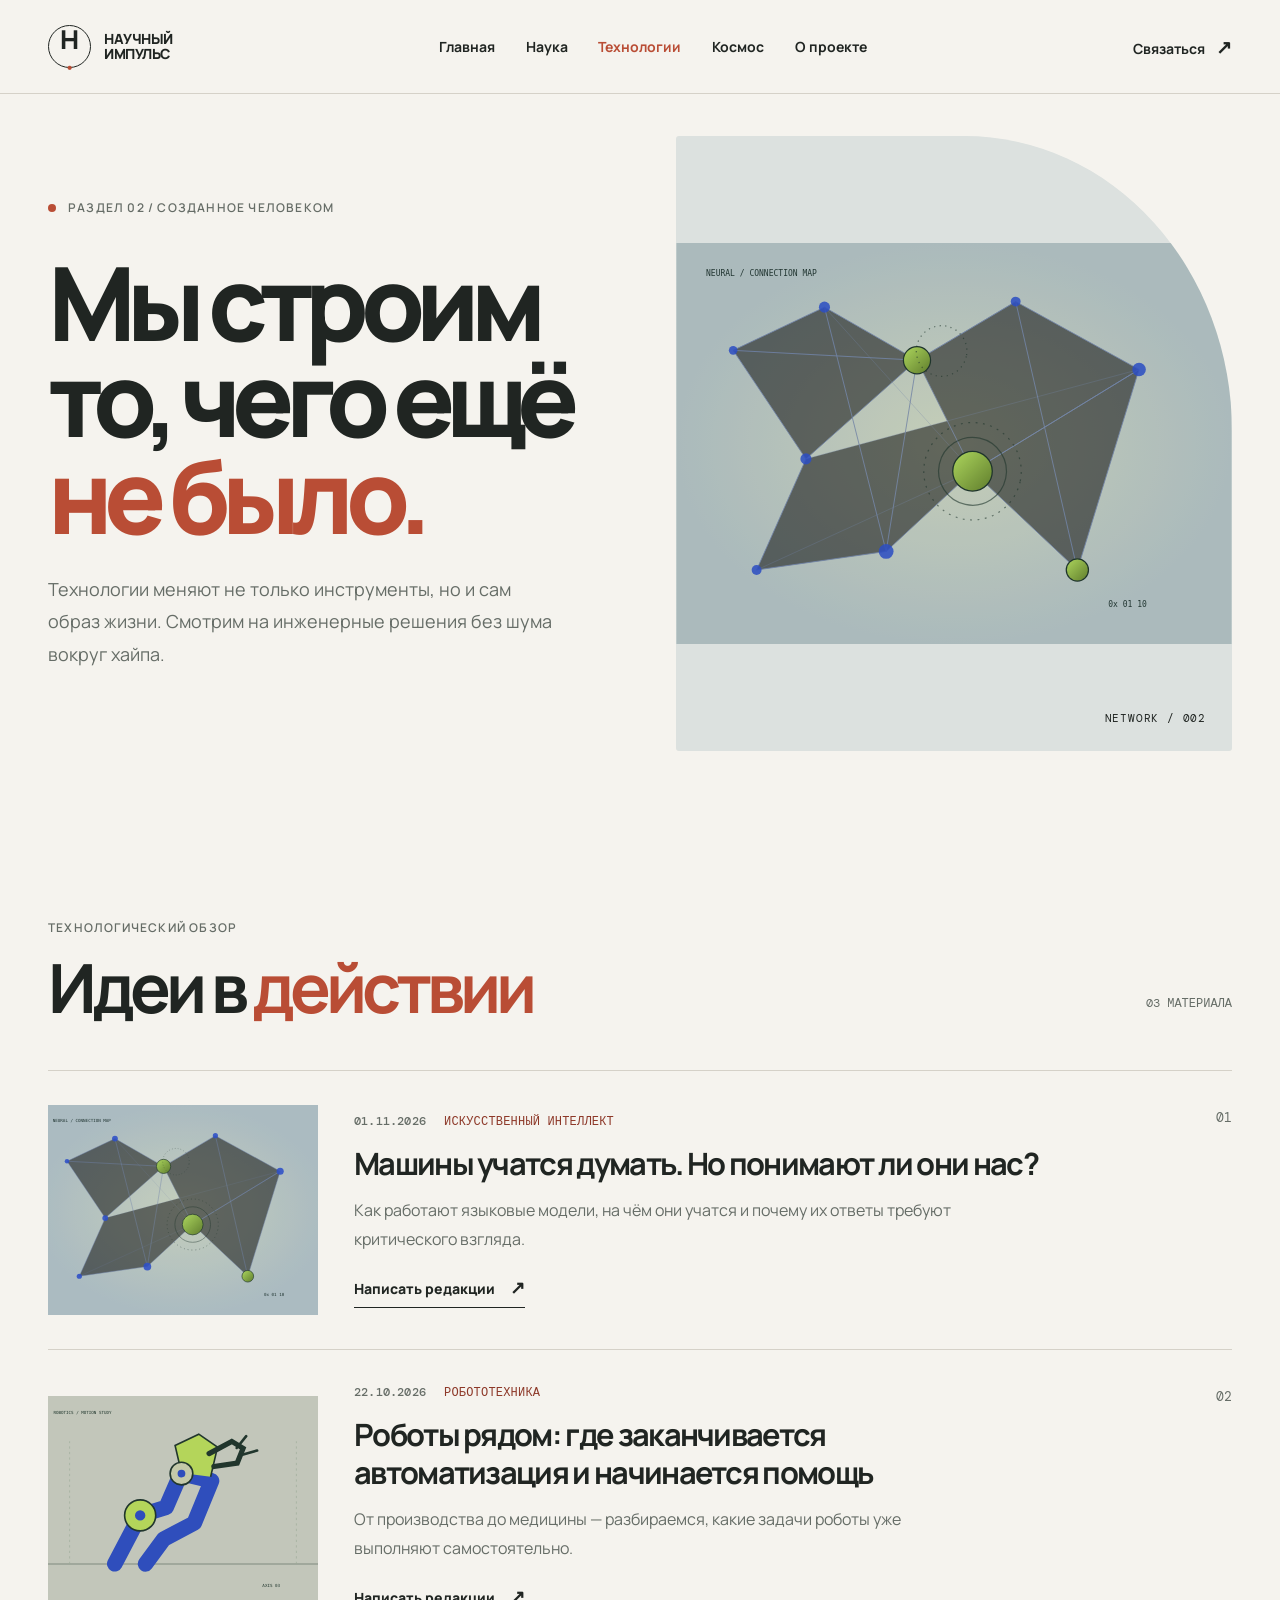
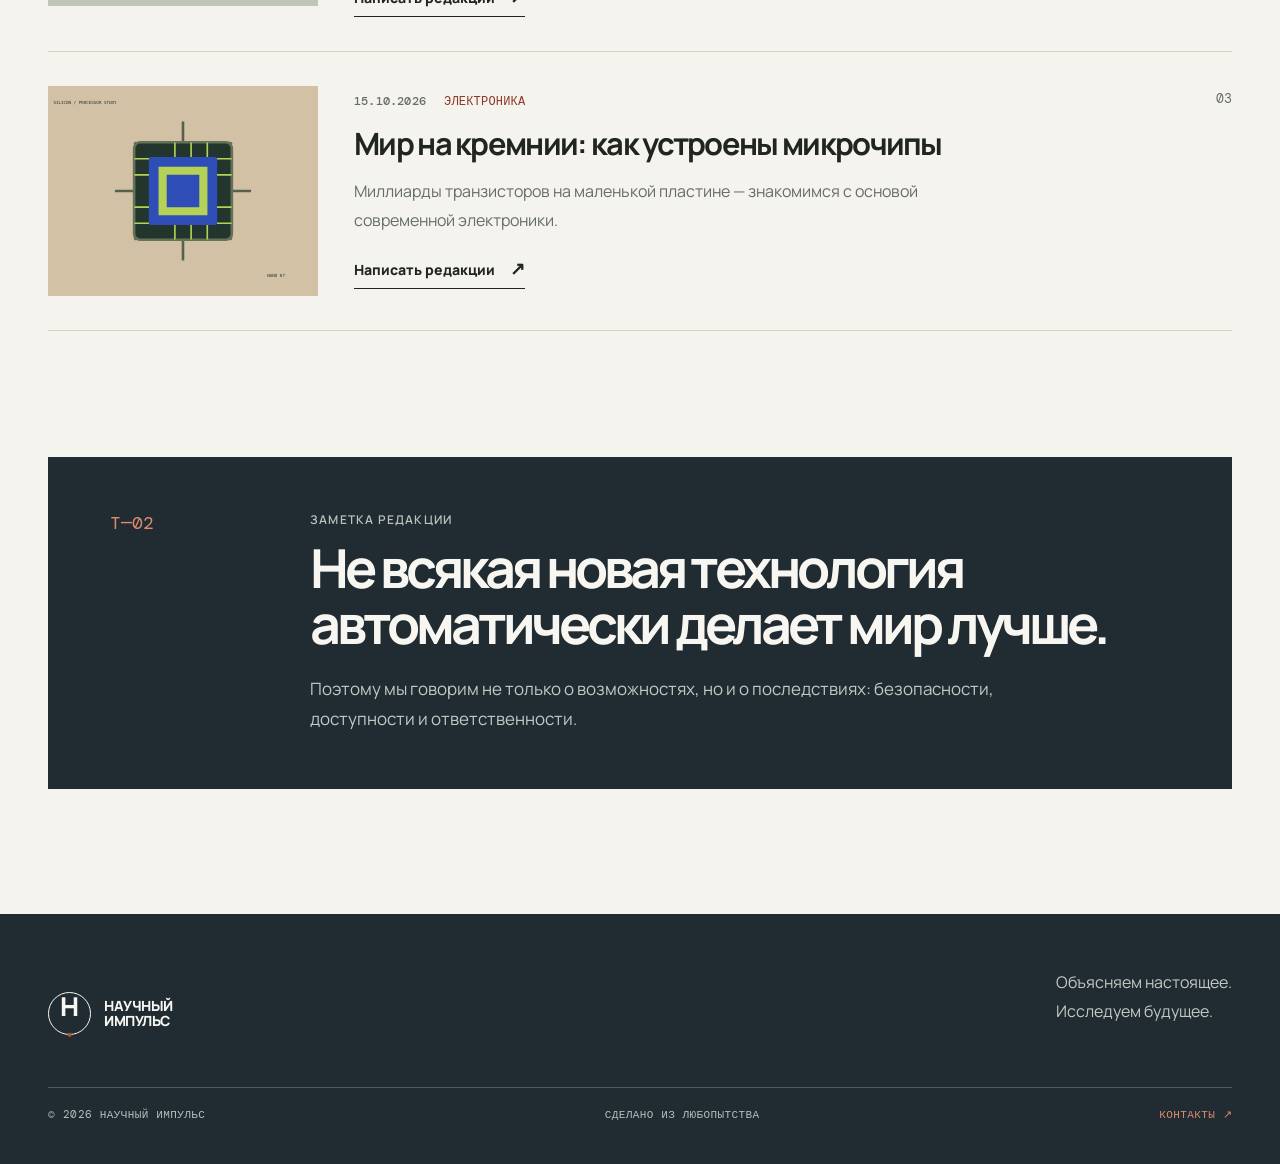
<file: technology.html>
<!DOCTYPE html>
<html lang="ru">
<head>
  <meta charset="UTF-8">
  <meta name="viewport" content="width=device-width, initial-scale=1.0">
  <meta name="description" content="Искусственный интеллект, робототехника и технологии будущего.">
  <title>Технологии — Научный импульс</title>
  <link rel="preconnect" href="https://fonts.googleapis.com">
  <link href="https://fonts.googleapis.com/css2?family=DM+Mono:wght@400;500&family=Manrope:wght@400;500;600;700;800&display=swap" rel="stylesheet">
  <link rel="stylesheet" href="css/style.css">
  <script src="js/script.js" defer></script>
</head>
<body>
  <header class="site-header"><a class="brand" href="index.html"><span class="brand-mark">н<span>·</span></span><span>научный<br>импульс</span></a><button class="menu-toggle" aria-label="Открыть меню" aria-expanded="false"><span></span><span></span></button><nav class="main-nav"><a href="index.html">Главная</a><a href="science.html">Наука</a><a class="active" href="technology.html">Технологии</a><a href="space.html">Космос</a><a href="about.html">О проекте</a></nav><a class="header-link" href="contacts.html">Связаться <span>↗</span></a></header>
  <main>
    <section class="inner-hero tech-hero section-wrap"><p class="eyebrow"><span class="pulse-dot"></span> РАЗДЕЛ 02 / СОЗДАННОЕ ЧЕЛОВЕКОМ</p><h1>Мы строим<br>то, чего ещё<br><em>не было.</em></h1><p class="inner-intro">Технологии меняют не только инструменты, но и сам образ жизни. Смотрим на инженерные решения без шума вокруг хайпа.</p><div class="inner-hero-art"><img src="images/neural.svg" alt="Иллюстрация цифровой нейронной сети"><span>NETWORK / 002</span></div></section>
    <section class="article-list-section section-wrap"><div class="section-heading"><div><p class="eyebrow">ТЕХНОЛОГИЧЕСКИЙ ОБЗОР</p><h2>Идеи в <em>действии</em></h2></div><span class="result-count">03 МАТЕРИАЛА</span></div>
      <div class="article-list">
        <article class="list-card"><div class="list-image blue-image"><img src="images/neural.svg" alt="Сеть искусственного интеллекта"></div><div class="list-content"><div class="card-meta"><span>01.11.2026</span><span>ИСКУССТВЕННЫЙ ИНТЕЛЛЕКТ</span></div><h3>Машины учатся думать. Но понимают ли они нас?</h3><p>Как работают языковые модели, на чём они учатся и почему их ответы требуют критического взгляда.</p><a class="arrow-link" href="contacts.html">Написать редакции <span>↗</span></a></div><span class="list-index">01</span></article>
        <article class="list-card"><div class="list-image"><img src="images/robot.svg" alt="Иллюстрация роботизированной руки"></div><div class="list-content"><div class="card-meta"><span>22.10.2026</span><span>РОБОТОТЕХНИКА</span></div><h3>Роботы рядом: где заканчивается автоматизация и начинается помощь</h3><p>От производства до медицины — разбираемся, какие задачи роботы уже выполняют самостоятельно.</p><a class="arrow-link" href="contacts.html">Написать редакции <span>↗</span></a></div><span class="list-index">02</span></article>
        <article class="list-card"><div class="list-image warm-image"><img src="images/chip.svg" alt="Микросхема"></div><div class="list-content"><div class="card-meta"><span>15.10.2026</span><span>ЭЛЕКТРОНИКА</span></div><h3>Мир на кремнии: как устроены микрочипы</h3><p>Миллиарды транзисторов на маленькой пластине — знакомимся с основой современной электроники.</p><a class="arrow-link" href="contacts.html">Написать редакции <span>↗</span></a></div><span class="list-index">03</span></article>
      </div>
    </section>
    <section class="tech-note section-wrap"><div class="tech-note-number">T—02</div><div><p class="eyebrow">ЗАМЕТКА РЕДАКЦИИ</p><h2>Не всякая новая технология автоматически делает мир лучше.</h2><p>Поэтому мы говорим не только о возможностях, но и о последствиях: безопасности, доступности и ответственности.</p></div></section>
  </main>
  <footer class="site-footer"><a class="brand footer-brand" href="index.html"><span class="brand-mark">н<span>·</span></span><span>научный<br>импульс</span></a><p>Объясняем настоящее.<br>Исследуем будущее.</p><div class="footer-bottom"><span>© 2026 НАУЧНЫЙ ИМПУЛЬС</span><span>СДЕЛАНО ИЗ ЛЮБОПЫТСТВА</span><a href="contacts.html">КОНТАКТЫ ↗</a></div></footer>
</body>
</html>
</file>
<file: css/style.css>
:root {
  --paper: #f5f3ee;
  --surface: #ebe8e0;
  --ink: #202522;
  --muted: #666d67;
  --line: #d5d1c8;
  --accent: #b94d35;
  --accent-dark: #8d3828;
  --deep: #202b32;
  --light: #f8f6f1;
  --sans: "Manrope", Arial, sans-serif;
  --mono: "DM Mono", monospace;
}

* { box-sizing: border-box; }
html { scroll-behavior: smooth; }
body { margin: 0; background: var(--paper); color: var(--ink); font-family: var(--sans); font-size: 17px; -webkit-font-smoothing: antialiased; }
a { color: inherit; text-decoration: none; }
img { display: block; max-width: 100%; }
button, input, textarea, select { font: inherit; }
.section-wrap { width: min(1280px, calc(100% - 96px)); margin: 0 auto; }
h1, h2, h3, p { margin-top: 0; }
h1, h2, h3 { text-wrap: balance; }
h1 em, h2 em, .manifesto em, .about-statement em, .contact-aside h2 em { color: var(--accent); font-style: normal; }

.site-header { min-height: 94px; padding: 0 max(48px, calc((100% - 1280px) / 2)); display: flex; align-items: center; justify-content: space-between; gap: 34px; border-bottom: 1px solid var(--line); position: relative; z-index: 10; background: var(--paper); }
.brand { display: flex; align-items: center; gap: 13px; font-size: 14px; line-height: 1.05; font-weight: 800; letter-spacing: -.5px; text-transform: uppercase; flex-shrink: 0; }
.brand-mark { width: 43px; height: 43px; display: grid; place-items: center; border: 1.5px solid var(--ink); border-radius: 50%; font-size: 26px; letter-spacing: -4px; padding-right: 4px; }
.brand-mark span { color: var(--accent); }
.main-nav { display: flex; gap: clamp(18px, 2.4vw, 36px); align-items: center; }
.main-nav a, .header-link { font-size: 14px; font-weight: 700; transition: color .18s ease; }
.main-nav a:hover, .main-nav a.active, .header-link:hover, .header-link.active { color: var(--accent); }
.header-link span { margin-left: 8px; font-size: 19px; }
.menu-toggle { display: none; border: 0; background: none; padding: 8px; }

.eyebrow { font: 600 12px var(--sans); letter-spacing: 1.2px; text-transform: uppercase; color: var(--muted); display: flex; align-items: center; gap: 12px; }
.pulse-dot { width: 8px; height: 8px; background: var(--accent); border-radius: 50%; display: inline-block; flex: 0 0 auto; }
.eyebrow-line { width: 46px; height: 1px; background: var(--line); display: inline-block; }

.hero { min-height: 720px; position: relative; display: grid; grid-template-columns: 1fr 1fr; align-items: center; gap: 54px; padding-top: 58px; padding-bottom: 92px; }
.hero-copy { position: relative; z-index: 2; padding-bottom: 14px; }
.hero h1, .inner-hero h1, .about-hero h1, .contact-hero h1 { font-size: clamp(76px, 8.6vw, 126px); line-height: .94; letter-spacing: -.085em; font-weight: 800; margin: 32px 0 30px; }
.hero-text { max-width: 500px; color: var(--muted); font-size: 19px; line-height: 1.75; margin-bottom: 34px; }
.round-link { width: fit-content; display: flex; align-items: center; gap: 24px; border: 1px solid var(--ink); border-radius: 99px; padding: 8px 8px 8px 22px; font-size: 14px; font-weight: 800; transition: background .18s ease, color .18s ease, border-color .18s ease; }
.round-link b { display: grid; place-items: center; width: 42px; height: 42px; border-radius: 50%; background: var(--accent); color: white; font-size: 20px; font-weight: 500; }
.round-link:hover { background: var(--ink); color: var(--paper); border-color: var(--ink); }
.hero-art { position: relative; min-height: 530px; height: min(56vw, 610px); max-height: 610px; background: #e3e0d7; overflow: hidden; display: grid; place-items: center; border-radius: 48% 48% 3px 3px; }
.hero-art img { width: 100%; height: 100%; object-fit: cover; object-position: center; mix-blend-mode: multiply; }
.art-note { position: absolute; z-index: 1; font: 500 11px var(--mono); letter-spacing: .9px; }
.note-top { top: 28px; left: 30px; }
.note-bottom { bottom: 28px; right: 28px; }
.hero-index { position: absolute; bottom: 24px; left: 28px; font: 13px var(--mono); }
.hero-index span { color: #77817a; }
.hero-bottom { position: absolute; bottom: 27px; left: 0; right: 0; display: flex; justify-content: space-between; color: var(--muted); font: 11px var(--mono); letter-spacing: .6px; }
.hero-bottom b { color: var(--ink); font-size: 16px; margin-left: 8px; }

.ticker { border-top: 1px solid var(--ink); border-bottom: 1px solid var(--ink); overflow: hidden; background: var(--deep); color: var(--light); padding: 18px 32px; }
.ticker-track { display: flex; justify-content: center; flex-wrap: wrap; gap: 22px 34px; align-items: center; font: 600 13px var(--sans); letter-spacing: 1.2px; }
.ticker-track i { color: #d78a70; font-style: normal; font-size: 17px; }

.latest, .topics, .article-list-section, .about-values { padding-top: 126px; padding-bottom: 126px; }
.section-heading { display: flex; justify-content: space-between; align-items: end; gap: 28px; margin-bottom: 48px; }
.section-heading .eyebrow { margin-bottom: 16px; }
h2 { font-size: clamp(48px, 5.3vw, 72px); letter-spacing: -.075em; line-height: 1.04; margin-bottom: 0; }
.text-link, .arrow-link { font-size: 14px; font-weight: 800; border-bottom: 1px solid var(--ink); padding-bottom: 8px; }
.text-link span, .arrow-link span { margin-left: 12px; font-size: 18px; }
.feature-grid { display: grid; grid-template-columns: 1.13fr .87fr; gap: 42px; align-items: start; }
.feature-card { min-width: 0; }
.image-link { display: block; height: 390px; position: relative; overflow: hidden; background: #e2ded4; }
.image-link img { width: 100%; height: 100%; object-fit: cover; }
.feature-side .image-link { height: 310px; }
.image-tag { position: absolute; left: 18px; bottom: 18px; padding: 10px 13px; background: var(--accent); color: white; font: 600 11px var(--sans); letter-spacing: .5px; }
.card-meta { display: flex; gap: 18px; flex-wrap: wrap; margin-top: 22px; margin-bottom: 16px; font: 500 12px var(--mono); color: var(--muted); letter-spacing: .2px; }
.card-meta span + span { color: var(--accent-dark); }
.feature-card h3, .list-card h3 { font-size: clamp(25px, 2.4vw, 34px); line-height: 1.22; letter-spacing: -.055em; margin-bottom: 14px; max-width: 700px; }
.feature-card p, .list-card p { color: var(--muted); font-size: 16px; line-height: 1.8; max-width: 630px; }
.arrow-link { display: inline-block; margin-top: 9px; }
.arrow-link:hover, .text-link:hover { color: var(--accent); border-color: var(--accent); }

.manifesto { position: relative; min-height: 390px; background: var(--deep); color: var(--light); padding: 52px 66px; overflow: hidden; }
.manifesto-label { display: flex; align-items: center; gap: 12px; font: 600 12px var(--sans); letter-spacing: 1.1px; color: #c5cbc8; }
.green-square { width: 9px; height: 9px; background: var(--accent); display: inline-block; }
.manifesto > p { position: relative; z-index: 1; font-size: clamp(38px, 5vw, 66px); letter-spacing: -.065em; line-height: 1.16; margin: 58px 0 30px; font-weight: 750; }
.manifesto em { color: #e18a70; }
.dark-round { color: var(--light); border-color: #87918d; position: relative; z-index: 1; }
.dark-round b { background: var(--accent); }
.dark-round:hover { background: var(--light); color: var(--ink); }
.manifesto-orbit { position: absolute; right: 7%; top: -125px; color: rgba(225,138,112,.11); font-size: 480px; line-height: 1; font-weight: 300; }
.heading-note { color: var(--muted); font-size: 16px; line-height: 1.7; margin-bottom: 4px; }
.topic-grid { display: grid; grid-template-columns: repeat(3, 1fr); gap: 20px; }
.topic-card { min-height: 390px; padding: 26px; background: var(--surface); position: relative; overflow: hidden; border: 1px solid transparent; transition: border-color .18s ease, background .18s ease; }
.topic-card:hover { border-color: var(--accent); background: #e8e3d9; }
.topic-card img { position: absolute; width: 83%; height: 65%; object-fit: contain; right: -5%; top: 7%; opacity: .86; }
.topic-number { position: relative; z-index: 1; font: 13px var(--mono); }
.topic-title { position: absolute; left: 26px; bottom: 65px; font-size: 38px; font-weight: 800; letter-spacing: -.06em; }
.topic-description { position: absolute; left: 26px; bottom: 27px; font-size: 14px; color: var(--muted); max-width: 75%; }
.topic-arrow { position: absolute; right: 26px; bottom: 25px; font-size: 24px; color: var(--accent); }
.question-band { border-top: 1px solid var(--line); border-bottom: 1px solid var(--line); padding-top: 58px; padding-bottom: 58px; display: flex; gap: 40px; align-items: center; justify-content: space-between; margin-bottom: 126px; }
.question-mark { width: 84px; height: 84px; display: grid; place-items: center; background: var(--accent); color: white; border-radius: 50%; font-size: 48px; font-weight: 700; flex: 0 0 auto; }
.question-band .eyebrow { margin-bottom: 16px; }
.question-band h2 { font-size: clamp(34px, 3.7vw, 50px); }

.site-footer { background: var(--deep); color: var(--light); min-height: 250px; padding: 54px max(48px, calc((100% - 1280px) / 2)) 25px; display: grid; grid-template-columns: 1fr 1fr; gap: 28px; }
.footer-brand .brand-mark { border-color: var(--light); }
.site-footer > p { justify-self: end; color: #c1c9c5; font-size: 16px; line-height: 1.8; }
.footer-bottom { grid-column: 1 / -1; border-top: 1px solid #4e5b60; padding-top: 19px; display: flex; justify-content: space-between; gap: 20px; color: #b5bfbb; font: 11px var(--mono); letter-spacing: .4px; }
.footer-bottom a { color: #e18a70; }

.inner-hero { min-height: 610px; position: relative; padding-top: 105px; padding-bottom: 105px; overflow: hidden; }
.inner-hero h1 { font-size: clamp(78px, 8vw, 118px); position: relative; z-index: 2; margin-top: 38px; }
.inner-intro { color: var(--muted); line-height: 1.8; font-size: 18px; max-width: 510px; position: relative; z-index: 2; }
.inner-hero-art { position: absolute; width: 47%; height: 88%; right: 0; top: 42px; display: grid; place-items: center; background: #e3e0d7; overflow: hidden; border-radius: 50% 50% 0 0; }
.inner-hero-art img { width: 100%; height: 100%; object-fit: contain; mix-blend-mode: multiply; }
.inner-hero-art span { position: absolute; bottom: 26px; right: 26px; font: 11px var(--mono); letter-spacing: .8px; }
.tech-hero .inner-hero-art { background: #dce1df; border-radius: 3px 48% 3px 3px; }
.space-hero .inner-hero-art { background: #dedfe4; border-radius: 50%; }
.result-count { font: 12px var(--mono); color: var(--muted); margin-bottom: 11px; }
.article-list { border-top: 1px solid var(--line); }
.list-card { display: grid; grid-template-columns: 270px minmax(0, 1fr) 48px; gap: 36px; padding: 34px 0; border-bottom: 1px solid var(--line); align-items: center; }
.list-image { height: 210px; background: #e4e0d7; overflow: hidden; }
.list-image img { width: 100%; height: 100%; object-fit: cover; mix-blend-mode: multiply; }
.warm-image { background: #e6ddd2; }
.blue-image { background: #dce2e5; }
.list-content { min-width: 0; }
.list-card .card-meta { margin-top: 0; }
.list-card h3 { font-size: clamp(24px, 2.4vw, 32px); }
.list-card p { margin-bottom: 12px; }
.list-index { align-self: start; justify-self: end; font: 13px var(--mono); color: var(--muted); padding-top: 4px; }
.quote-block { margin-bottom: 125px; padding: 58px 70px; background: var(--surface); position: relative; }
.quote-symbol { color: var(--accent); font: 100px Georgia, serif; line-height: .7; }
.quote-block p { font-size: clamp(34px, 4.5vw, 58px); font-weight: 700; letter-spacing: -.06em; line-height: 1.2; max-width: 900px; margin: 28px 0; }
.quote-author { font: 12px var(--mono); color: var(--muted); letter-spacing: .8px; }
.tech-note { margin-bottom: 125px; padding: 54px 62px; display: grid; grid-template-columns: 160px 1fr; gap: 40px; background: var(--deep); color: var(--light); }
.tech-note-number { font: 18px var(--mono); color: #e18a70; }
.tech-note .eyebrow { color: #b9c2bd; }
.tech-note h2 { font-size: clamp(36px, 4.2vw, 54px); max-width: 850px; }
.tech-note > div > p:last-child { color: #c1c9c5; font-size: 17px; line-height: 1.8; max-width: 760px; margin: 22px 0 0; }
.space-footer-panel { margin-bottom: 125px; padding: 55px 62px; min-height: 310px; display: flex; align-items: center; justify-content: space-between; gap: 35px; background: #e2e0e0; }
.space-footer-panel h2 { max-width: 800px; font-size: clamp(38px, 4.6vw, 60px); }
.space-asterisk { color: var(--accent); font-size: 110px; line-height: 1; }

.about-hero { padding-top: 105px; padding-bottom: 100px; }
.about-hero h1 { margin-bottom: 44px; }
.about-intro { display: grid; grid-template-columns: 100px minmax(0, 650px); gap: 32px; align-items: start; }
.about-stamp { width: 84px; height: 84px; border: 1px solid var(--accent); color: var(--accent); display: grid; place-items: center; text-align: center; font: 13px var(--mono); transform: rotate(-8deg); }
.about-intro p { font-size: 19px; line-height: 1.85; max-width: 700px; }
.value-grid { display: grid; grid-template-columns: repeat(3, 1fr); gap: 28px; }
.value-card { min-height: 255px; border-top: 2px solid var(--ink); padding: 24px 18px 18px 0; }
.value-card span { color: var(--accent); font: 12px var(--mono); letter-spacing: .7px; }
.value-card h3 { margin: 32px 0 14px; font-size: 27px; letter-spacing: -.055em; }
.value-card p { font-size: 16px; color: var(--muted); line-height: 1.8; max-width: 340px; }
.about-statement { min-height: 390px; background: #e5e0d6; margin-bottom: 125px; padding: 62px; position: relative; overflow: hidden; }
.statement-shape { position: absolute; right: 9%; top: -35px; font-size: 370px; line-height: 1; color: rgba(32,37,34,.07); }
.about-statement p { position: relative; z-index: 1; font-size: clamp(44px, 5.6vw, 72px); line-height: 1.13; font-weight: 800; letter-spacing: -.065em; margin: 35px 0 52px; }
.about-statement > span { position: relative; z-index: 1; font: 12px var(--mono); }
.contact-hero { padding-top: 112px; padding-bottom: 55px; }
.contact-hero h1 { font-size: clamp(80px, 8.8vw, 128px); }
.contact-hero .inner-intro { max-width: 560px; }
.contact-layout { display: grid; grid-template-columns: .85fr 1.15fr; gap: 110px; padding-top: 65px; padding-bottom: 135px; }
.contact-aside { position: relative; }
.contact-aside h2 { font-size: clamp(38px, 4.2vw, 58px); margin: 25px 0 62px; }
.contact-detail { border-top: 1px solid var(--line); padding: 18px 0; display: grid; grid-template-columns: 130px 1fr; gap: 15px; }
.contact-detail span { font: 11px var(--mono); color: var(--muted); }
.contact-detail p { font-size: 15px; line-height: 1.7; margin: 0; }
.contact-glyph { position: absolute; right: 0; top: 10px; font-size: 56px; color: var(--accent); }
.contact-form { display: flex; flex-direction: column; }
.contact-form label { font-size: 14px; font-weight: 800; margin: 0 0 10px; }
.contact-form input, .contact-form textarea, .contact-form select { background: transparent; border: 0; border-bottom: 1px solid #b9b5ac; border-radius: 0; padding: 14px 0 16px; margin-bottom: 30px; outline: none; color: var(--ink); font-size: 16px; resize: vertical; }
.contact-form input:focus, .contact-form textarea:focus, .contact-form select:focus { border-color: var(--accent); }
.contact-form input::placeholder, .contact-form textarea::placeholder { color: #888e88; }
.submit-button { display: flex; justify-content: space-between; align-items: center; border: 0; background: var(--deep); color: var(--light); padding: 19px 22px; font-size: 15px; font-weight: 800; cursor: pointer; transition: background .18s ease; }
.submit-button span { font-size: 21px; color: #e18a70; }
.submit-button:hover { background: var(--accent-dark); }
.form-note { color: var(--muted); font-size: 13px; line-height: 1.65; margin-top: 14px; }
.form-message { min-height: 24px; font-size: 14px; color: var(--accent-dark); font-weight: 700; }

@media (max-width: 1000px) {
  .section-wrap { width: calc(100% - 64px); }
  .site-header { padding: 0 32px; gap: 20px; }
  .main-nav { gap: 18px; }
  .main-nav a, .header-link { font-size: 13px; }
  .hero { min-height: 0; gap: 30px; grid-template-columns: minmax(0, .95fr) minmax(0, 1.05fr); padding-top: 48px; padding-bottom: 82px; }
  .hero h1 { font-size: clamp(58px, 7.2vw, 82px); }
  .hero-art { min-height: 0; height: auto; aspect-ratio: 1 / 1; }
  .inner-hero h1 { font-size: clamp(68px, 8vw, 94px); }
  .contact-layout { gap: 60px; }
}

@media (min-width: 721px) and (max-width: 800px) {
  .hero { grid-template-columns: minmax(0, .9fr) minmax(0, 1.1fr); gap: 22px; }
  .hero h1 { font-size: clamp(48px, 6.3vw, 52px); }
  .hero-text { font-size: 16px; }
  .hero-art { min-height: 0; height: auto; aspect-ratio: 1 / 1; }
  .hero-bottom { font-size: 9px; }
}

@media (max-width: 720px) {
  body { font-size: 16px; }
  .section-wrap { width: calc(100% - 40px); }
  .site-header { min-height: 76px; padding: 0 20px; }
  .menu-toggle { display: flex; flex-direction: column; gap: 6px; order: 3; }
  .menu-toggle span { display: block; width: 24px; height: 2px; background: var(--ink); }
  .menu-toggle[aria-expanded="true"] span:first-child { transform: translateY(4px) rotate(45deg); }
  .menu-toggle[aria-expanded="true"] span:last-child { transform: translateY(-4px) rotate(-45deg); }
  .main-nav { display: none; position: absolute; top: 75px; left: 0; right: 0; padding: 24px 20px 28px; background: var(--paper); border-bottom: 1px solid var(--line); flex-direction: column; align-items: flex-start; gap: 20px; }
  .main-nav.open { display: flex; }
  .main-nav a { font-size: 16px; }
  .header-link { margin-left: auto; margin-right: 12px; font-size: 13px; }
  .brand { font-size: 11px; gap: 9px; }
  .brand-mark { width: 34px; height: 34px; font-size: 21px; }
  .eyebrow { font-size: 11px; letter-spacing: .9px; }
  .hero { display: flex; flex-direction: column; align-items: stretch; padding-top: 52px; padding-bottom: 74px; min-height: 0; gap: 8px; }
  .hero h1, .inner-hero h1, .about-hero h1, .contact-hero h1 { font-size: clamp(58px, 15vw, 86px); letter-spacing: -.075em; margin: 28px 0 22px; }
  .hero-copy { padding-bottom: 34px; }
  .hero-text { font-size: 17px; line-height: 1.7; }
  .round-link { gap: 18px; font-size: 13px; padding-left: 17px; }
  .round-link b { width: 38px; height: 38px; }
  .hero-art { min-height: 0; height: auto; aspect-ratio: 1 / 1; max-height: 520px; border-radius: 47% 47% 2px 2px; }
  .art-note { font-size: 9px; }
  .hero-bottom { bottom: 20px; font-size: 9px; }
  .hero-bottom span:last-child { display: none; }
  .ticker { padding: 14px 18px; }
  .ticker-track { gap: 10px 16px; font-size: 11px; }
  .latest, .topics, .article-list-section, .about-values { padding-top: 82px; padding-bottom: 82px; }
  .section-heading { align-items: flex-start; gap: 17px; flex-direction: column; margin-bottom: 30px; }
  h2 { font-size: clamp(42px, 11vw, 55px); }
  .feature-grid, .topic-grid { grid-template-columns: 1fr; gap: 38px; }
  .image-link, .feature-side .image-link { height: 270px; }
  .feature-card h3, .list-card h3 { font-size: 25px; }
  .feature-card p, .list-card p { font-size: 15px; line-height: 1.75; }
  .manifesto { width: 100%; min-height: 340px; padding: 38px 22px; }
  .manifesto > p { font-size: clamp(34px, 9vw, 43px); margin-top: 55px; }
  .manifesto-orbit { right: -100px; top: -55px; font-size: 300px; }
  .heading-note { display: none; }
  .topic-card { min-height: 300px; padding: 22px; }
  .topic-card img { width: 68%; height: 65%; }
  .topic-title { left: 22px; bottom: 60px; font-size: 34px; }
  .topic-description { left: 22px; bottom: 22px; font-size: 12px; }
  .topic-arrow { right: 22px; bottom: 20px; }
  .question-band { flex-wrap: wrap; gap: 22px; margin-bottom: 82px; padding-top: 38px; padding-bottom: 38px; }
  .question-mark { width: 58px; height: 58px; font-size: 34px; }
  .question-band > div:nth-child(2) { flex: 1; min-width: 210px; }
  .question-band h2 { font-size: 30px; }
  .question-band .round-link { margin-left: 80px; }
  .site-footer { padding: 38px 20px 22px; grid-template-columns: 1fr 1fr; }
  .site-footer > p { font-size: 13px; }
  .footer-bottom { gap: 12px; flex-wrap: wrap; font-size: 9px; }
  .inner-hero { min-height: 0; padding-top: 66px; padding-bottom: 52px; }
  .inner-hero h1 { margin-top: 30px; }
  .inner-intro { font-size: 16px; max-width: 470px; }
  .inner-hero-art { position: relative; width: 100%; height: 290px; top: auto; right: auto; margin-top: 30px; border-radius: 45% 45% 0 0; }
  .tech-hero .inner-hero-art { border-radius: 3px 45% 3px 3px; }
  .space-hero .inner-hero-art { border-radius: 50%; }
  .list-card { grid-template-columns: 112px minmax(0, 1fr); gap: 18px; padding: 24px 0; align-items: start; }
  .list-image { height: 128px; }
  .list-card h3 { font-size: 20px; line-height: 1.3; }
  .list-card p { display: block; font-size: 14px; }
  .list-card .card-meta { gap: 8px; font-size: 9px; margin-bottom: 10px; }
  .list-card .arrow-link { font-size: 12px; }
  .list-index { display: none; }
  .quote-block { margin-bottom: 82px; padding: 40px 24px; }
  .quote-block p { font-size: 36px; }
  .tech-note { margin-bottom: 82px; padding: 34px 24px; grid-template-columns: 1fr; gap: 18px; }
  .tech-note h2 { font-size: 37px; }
  .space-footer-panel { margin-bottom: 82px; padding: 36px 24px; min-height: 0; }
  .space-footer-panel h2 { font-size: 36px; }
  .space-asterisk { font-size: 66px; }
  .about-hero { padding-top: 66px; padding-bottom: 76px; }
  .about-hero h1 { margin-bottom: 32px; }
  .about-intro { grid-template-columns: 62px 1fr; gap: 18px; }
  .about-stamp { width: 58px; height: 58px; font-size: 10px; }
  .about-intro p { font-size: 16px; line-height: 1.75; }
  .value-grid { grid-template-columns: 1fr; gap: 15px; }
  .value-card { min-height: 0; padding-bottom: 18px; }
  .value-card h3 { margin-top: 20px; font-size: 24px; }
  .value-card p { font-size: 15px; }
  .about-statement { min-height: 290px; padding: 34px 24px; margin-bottom: 82px; }
  .about-statement p { font-size: 40px; letter-spacing: -.06em; }
  .statement-shape { font-size: 210px; right: -15px; top: 8px; }
  .contact-hero { padding-top: 68px; padding-bottom: 25px; }
  .contact-layout { grid-template-columns: 1fr; gap: 38px; padding-top: 38px; padding-bottom: 88px; }
  .contact-aside h2 { margin-bottom: 34px; }
  .contact-detail { grid-template-columns: 100px 1fr; }
  .contact-glyph { right: 10px; top: 0; }
}

@media (max-width: 420px) {
  .site-header { gap: 12px; }
  .header-link { margin-right: 0; font-size: 12px; }
  .hero h1, .inner-hero h1, .about-hero h1, .contact-hero h1 { font-size: clamp(46px, 13.5vw, 58px); }
  .hero-art { aspect-ratio: 1 / 1.04; }
  .art-note { font-size: 8px; }
  .note-top { top: 18px; left: 18px; }
  .note-bottom { right: 18px; bottom: 18px; }
  .hero-index { left: 18px; bottom: 16px; font-size: 11px; }
  .list-card { grid-template-columns: 92px minmax(0, 1fr); gap: 14px; }
  .list-image { height: 110px; }
  .list-card h3 { font-size: 18px; }
}


.inner-hero-art img { animation: hero-art-float 9s ease-in-out infinite; }
.tech-hero .inner-hero-art img { animation: network-art-breathe 8s ease-in-out infinite; }
.space-hero .inner-hero-art img { animation: space-art-float 10s ease-in-out infinite; }
.list-image img { transition: transform .55s ease; }
.list-card:hover .list-image img { transform: scale(1.045); }
.about-stamp { animation: stamp-drift 9s ease-in-out infinite; }
.statement-shape { transform-origin: center; animation: shape-turn 42s linear infinite; }
.contact-glyph { animation: glyph-drift 3.5s ease-in-out infinite; }
.pulse-dot { animation: dot-pulse 3.8s ease-in-out infinite; }
@keyframes hero-art-float { 0%,100% { transform: translateY(0); } 50% { transform: translateY(-7px); } }
@keyframes network-art-breathe { 0%,100% { transform: translateY(0) scale(1); } 50% { transform: translateY(-5px) scale(1.015); } }
@keyframes space-art-float { 0%,100% { transform: translateY(0) rotate(-.5deg); } 50% { transform: translateY(-7px) rotate(.5deg); } }
@keyframes stamp-drift { 0%,100% { transform: translateY(0) rotate(-8deg); } 50% { transform: translateY(-5px) rotate(-5deg); } }
@keyframes shape-turn { to { transform: rotate(360deg); } }
@keyframes glyph-drift { 0%,100% { transform: translateY(0); } 50% { transform: translateY(-6px); } }
@keyframes dot-pulse { 0%,100% { opacity: 1; } 50% { opacity: .48; } }

@media (min-width: 721px) and (max-width: 860px) {
  .site-header { min-height: 76px; padding: 0 28px; }
  .menu-toggle { display: flex; flex-direction: column; gap: 6px; order: 3; }
  .menu-toggle span { display: block; width: 24px; height: 2px; background: var(--ink); }
  .menu-toggle[aria-expanded="true"] span:first-child { transform: translateY(4px) rotate(45deg); }
  .menu-toggle[aria-expanded="true"] span:last-child { transform: translateY(-4px) rotate(-45deg); }
  .main-nav { display: none; position: absolute; top: 75px; left: 0; right: 0; padding: 24px 28px 28px; background: var(--paper); border-bottom: 1px solid var(--line); flex-direction: column; align-items: flex-start; gap: 20px; }
  .main-nav.open { display: flex; }
  .main-nav a { font-size: 16px; }
  .header-link { margin-left: auto; margin-right: 16px; }
  .hero { grid-template-columns: minmax(0, .95fr) minmax(0, 1.05fr); gap: 24px; }
  .hero h1 { font-size: clamp(52px, 7vw, 68px); }
  .inner-hero { min-height: 540px; }
  .inner-hero h1 { font-size: clamp(62px, 8vw, 82px); }
  .list-card { grid-template-columns: 220px minmax(0, 1fr) 34px; gap: 24px; }
  .list-image { height: 180px; }
  .contact-layout { gap: 40px; }
}

@media (prefers-reduced-motion: reduce) {
  .inner-hero-art img, .list-image img, .about-stamp, .statement-shape, .contact-glyph, .pulse-dot { animation: none !important; transition: none !important; }
  .list-card:hover .list-image img { transform: none; }
}

@media (prefers-reduced-motion: reduce) {
  html { scroll-behavior: auto; }
  *, *::before, *::after { transition-duration: .01ms !important; }
}
</file>
